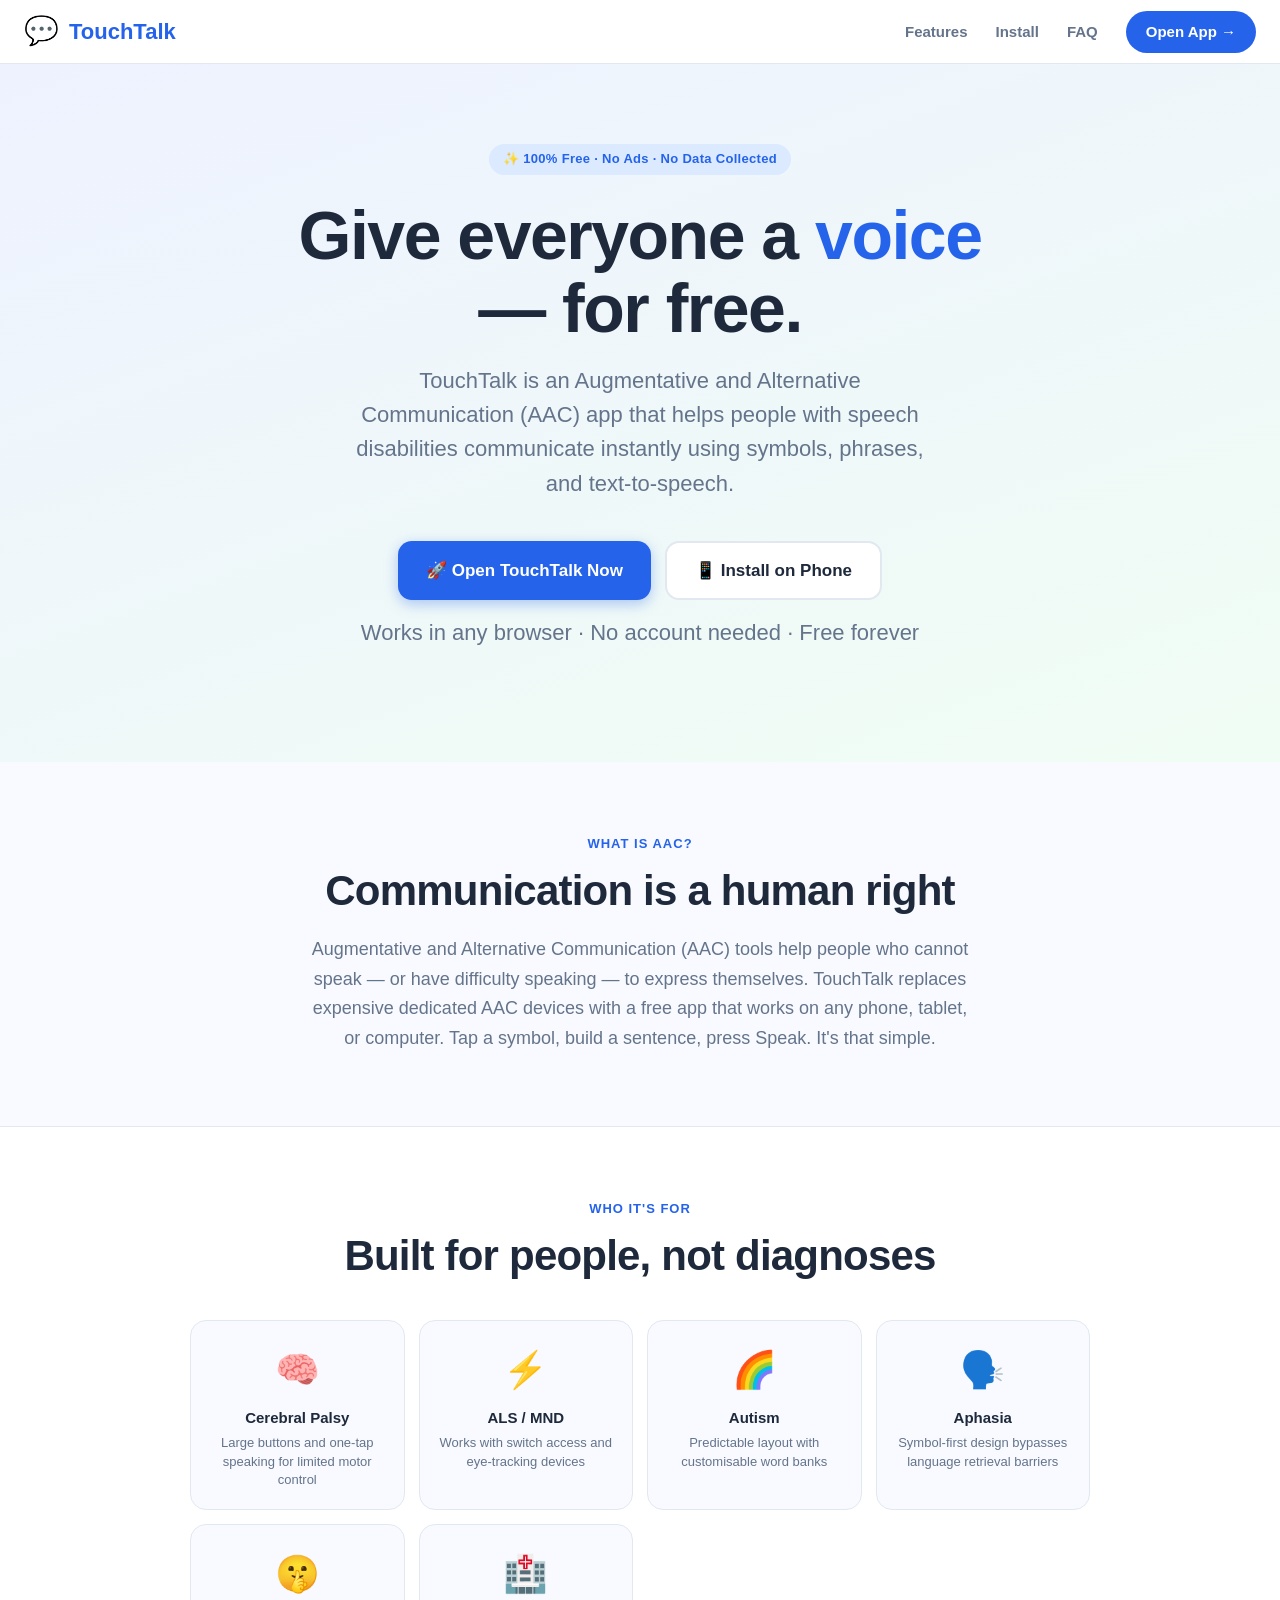
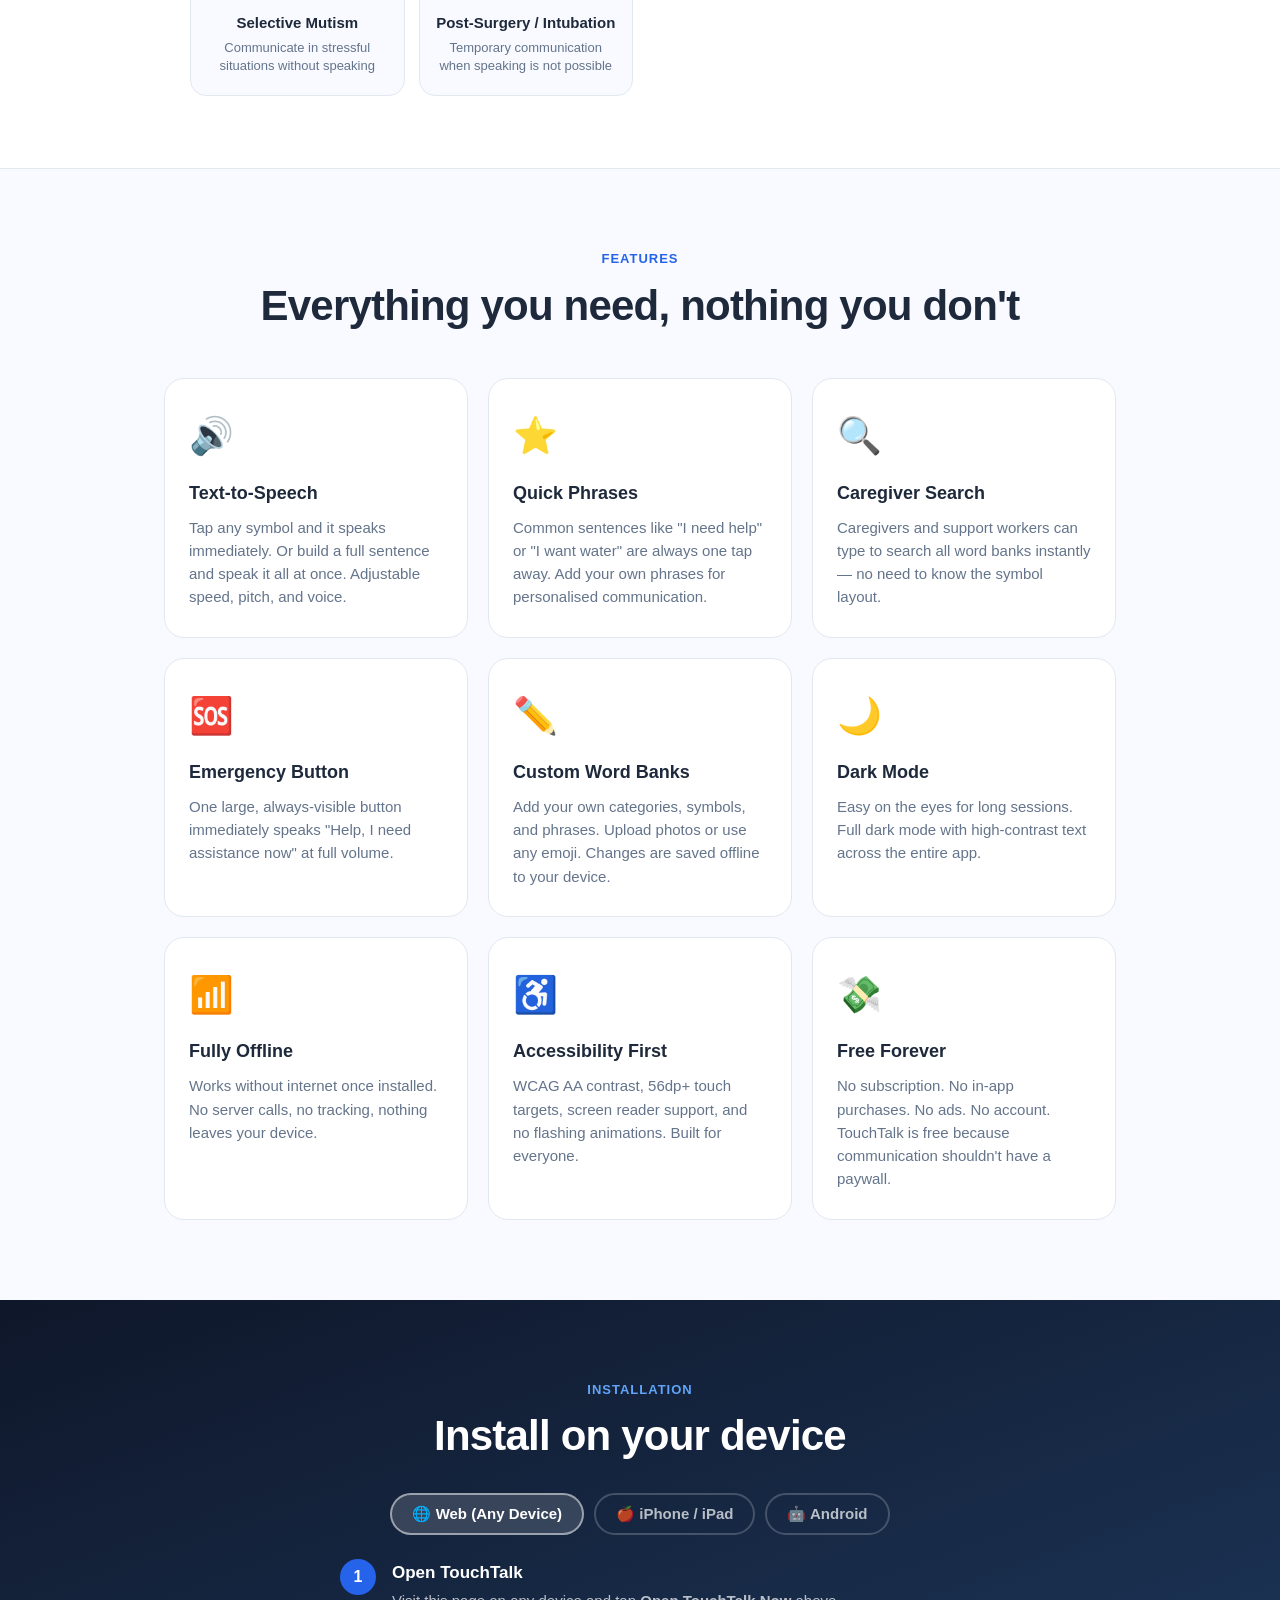
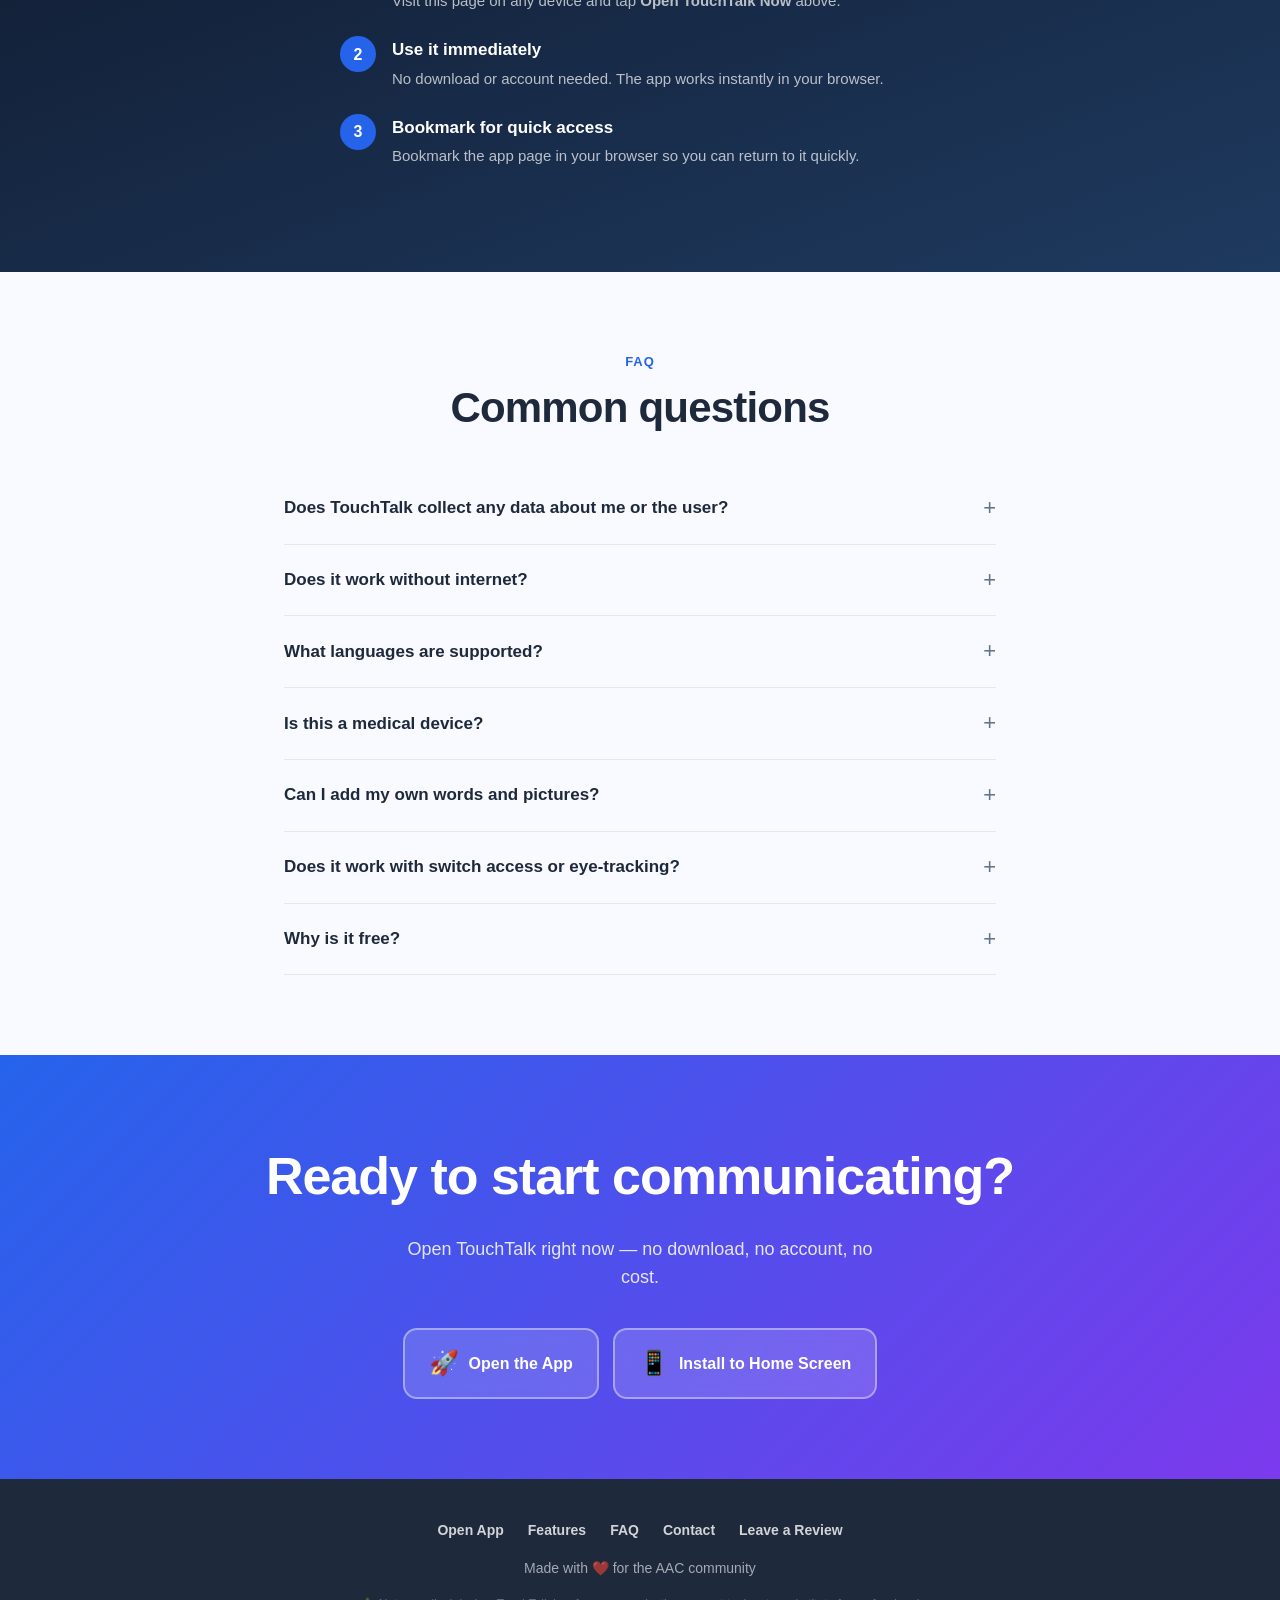
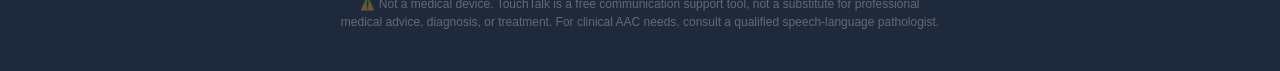
<file: index.html>
<!DOCTYPE html>
<html lang="en">
<head>
  <meta charset="UTF-8">
  <meta name="viewport" content="width=device-width, initial-scale=1.0">
  <meta name="description" content="TouchTalk is a free AAC app that gives a voice to people with cerebral palsy, ALS, autism, aphasia, and other speech disabilities.">
  <title>TouchTalk — Free AAC App for Everyone</title>
  <style>
    :root {
      --primary: #2563EB;
      --primary-dark: #1D4ED8;
      --speak: #059669;
      --text-1: #1E293B;
      --text-2: #64748B;
      --bg: #F8FAFF;
      --surface: #FFFFFF;
      --border: #E2E8F0;
    }
    *, *::before, *::after { box-sizing: border-box; margin: 0; padding: 0; }
    html { scroll-behavior: smooth; }
    body {
      font-family: -apple-system, BlinkMacSystemFont, 'Inter', 'Segoe UI', Arial, sans-serif;
      background: var(--bg);
      color: var(--text-1);
      line-height: 1.6;
    }
    img { max-width: 100%; display: block; }
    a { color: var(--primary); text-decoration: none; }
    a:hover { text-decoration: underline; }

    /* NAV */
    nav {
      position: sticky;
      top: 0;
      background: rgba(255,255,255,0.92);
      backdrop-filter: blur(12px);
      border-bottom: 1px solid var(--border);
      z-index: 100;
      padding: 0 24px;
      display: flex;
      align-items: center;
      justify-content: space-between;
      height: 64px;
    }
    .nav-brand {
      display: flex;
      align-items: center;
      gap: 10px;
      font-size: 22px;
      font-weight: 800;
      color: var(--primary);
      text-decoration: none;
    }
    .nav-brand span { font-size: 28px; }
    .nav-links { display: flex; gap: 28px; align-items: center; }
    .nav-links a { font-size: 15px; font-weight: 600; color: var(--text-2); transition: color 0.15s; }
    .nav-links a:hover { color: var(--primary); text-decoration: none; }
    .nav-cta {
      background: var(--primary);
      color: #fff !important;
      padding: 9px 20px;
      border-radius: 100px;
      transition: background 0.15s, transform 0.15s !important;
    }
    .nav-cta:hover { background: var(--primary-dark) !important; transform: translateY(-1px); text-decoration: none !important; }
    @media (max-width: 640px) {
      .nav-links { display: none; }
    }

    /* HERO */
    .hero {
      background: linear-gradient(160deg, #EEF2FF 0%, #F0FDF4 100%);
      padding: 80px 24px 72px;
      text-align: center;
    }
    .hero-badge {
      display: inline-flex;
      align-items: center;
      gap: 6px;
      background: #DBEAFE;
      color: var(--primary);
      font-size: 13px;
      font-weight: 700;
      padding: 5px 14px;
      border-radius: 100px;
      margin-bottom: 24px;
      letter-spacing: 0.3px;
    }
    .hero h1 {
      font-size: clamp(36px, 7vw, 68px);
      font-weight: 900;
      line-height: 1.07;
      letter-spacing: -1.5px;
      color: var(--text-1);
      max-width: 760px;
      margin: 0 auto 20px;
    }
    .hero h1 em { font-style: normal; color: var(--primary); }
    .hero p {
      font-size: clamp(17px, 2.5vw, 22px);
      color: var(--text-2);
      max-width: 580px;
      margin: 0 auto 40px;
      line-height: 1.55;
    }
    .hero-buttons {
      display: flex;
      gap: 14px;
      justify-content: center;
      flex-wrap: wrap;
      margin-bottom: 16px;
    }
    .btn-primary {
      display: inline-flex;
      align-items: center;
      gap: 8px;
      background: var(--primary);
      color: #fff;
      font-size: 17px;
      font-weight: 700;
      padding: 14px 28px;
      border-radius: 14px;
      transition: background 0.15s, transform 0.15s, box-shadow 0.15s;
      box-shadow: 0 4px 14px rgba(37,99,235,.35);
      text-decoration: none;
    }
    .btn-primary:hover { background: var(--primary-dark); transform: translateY(-2px); box-shadow: 0 8px 24px rgba(37,99,235,.45); text-decoration: none; }
    .btn-secondary {
      display: inline-flex;
      align-items: center;
      gap: 8px;
      background: var(--surface);
      color: var(--text-1);
      font-size: 17px;
      font-weight: 700;
      padding: 14px 28px;
      border-radius: 14px;
      border: 2px solid var(--border);
      transition: border-color 0.15s, transform 0.15s;
      text-decoration: none;
    }
    .btn-secondary:hover { border-color: var(--primary); color: var(--primary); transform: translateY(-2px); text-decoration: none; }
    .hero-disclaimer {
      font-size: 13px;
      color: var(--text-2);
    }

    /* WHAT IS AAC */
    .what-is {
      padding: 72px 24px;
      max-width: 900px;
      margin: 0 auto;
      text-align: center;
    }
    .section-tag {
      font-size: 13px;
      font-weight: 700;
      text-transform: uppercase;
      letter-spacing: 1px;
      color: var(--primary);
      margin-bottom: 12px;
    }
    .section-title {
      font-size: clamp(28px, 5vw, 42px);
      font-weight: 900;
      letter-spacing: -0.8px;
      line-height: 1.15;
      color: var(--text-1);
      margin-bottom: 20px;
    }
    .section-body {
      font-size: 18px;
      color: var(--text-2);
      max-width: 660px;
      margin: 0 auto;
      line-height: 1.65;
    }

    /* WHO */
    .who-section {
      background: var(--surface);
      padding: 72px 24px;
      border-top: 1px solid var(--border);
      border-bottom: 1px solid var(--border);
    }
    .who-section .section-title { text-align: center; }
    .conditions-grid {
      display: grid;
      grid-template-columns: repeat(auto-fill, minmax(200px, 1fr));
      gap: 14px;
      margin-top: 40px;
      max-width: 900px;
      margin-left: auto;
      margin-right: auto;
    }
    .condition-card {
      background: var(--bg);
      border: 1.5px solid var(--border);
      border-radius: 16px;
      padding: 20px 16px;
      text-align: center;
    }
    .condition-icon { font-size: 36px; margin-bottom: 8px; }
    .condition-name { font-size: 15px; font-weight: 700; color: var(--text-1); }
    .condition-desc { font-size: 13px; color: var(--text-2); margin-top: 4px; line-height: 1.4; }

    /* FEATURES */
    .features-section { padding: 80px 24px; max-width: 1000px; margin: 0 auto; }
    .features-section .section-title { text-align: center; margin-bottom: 48px; }
    .features-grid {
      display: grid;
      grid-template-columns: repeat(auto-fill, minmax(280px, 1fr));
      gap: 20px;
    }
    .feature-card {
      background: var(--surface);
      border: 1.5px solid var(--border);
      border-radius: 20px;
      padding: 28px 24px;
      transition: transform 0.2s, box-shadow 0.2s;
    }
    .feature-card:hover { transform: translateY(-4px); box-shadow: 0 12px 32px rgba(0,0,0,.08); }
    .feature-icon {
      font-size: 36px;
      margin-bottom: 14px;
      display: block;
    }
    .feature-title { font-size: 18px; font-weight: 800; color: var(--text-1); margin-bottom: 8px; }
    .feature-desc { font-size: 15px; color: var(--text-2); line-height: 1.55; }

    /* HOW TO INSTALL */
    .install-section {
      background: linear-gradient(160deg, #0F172A 0%, #1E3A5F 100%);
      color: #fff;
      padding: 80px 24px;
    }
    .install-section .section-title { color: #fff; text-align: center; }
    .install-section .section-tag { color: #60A5FA; }
    .install-tabs {
      display: flex;
      gap: 10px;
      justify-content: center;
      margin: 32px 0 24px;
      flex-wrap: wrap;
    }
    .install-tab {
      padding: 10px 20px;
      border-radius: 100px;
      font-size: 15px;
      font-weight: 700;
      cursor: pointer;
      border: 2px solid rgba(255,255,255,.2);
      background: transparent;
      color: rgba(255,255,255,.7);
      transition: all 0.15s;
      font-family: inherit;
    }
    .install-tab.active, .install-tab:hover {
      background: rgba(255,255,255,.15);
      border-color: rgba(255,255,255,.5);
      color: #fff;
    }
    .install-steps {
      max-width: 600px;
      margin: 0 auto;
      display: none;
    }
    .install-steps.active { display: block; }
    .step {
      display: flex;
      gap: 16px;
      align-items: flex-start;
      margin-bottom: 24px;
    }
    .step-num {
      width: 36px; height: 36px;
      border-radius: 50%;
      background: var(--primary);
      color: #fff;
      font-weight: 800;
      font-size: 16px;
      display: flex;
      align-items: center;
      justify-content: center;
      flex-shrink: 0;
    }
    .step-content h4 { font-size: 17px; font-weight: 700; margin-bottom: 4px; }
    .step-content p { font-size: 15px; color: rgba(255,255,255,.7); line-height: 1.5; }
    .step-content code {
      background: rgba(255,255,255,.12);
      border-radius: 6px;
      padding: 2px 7px;
      font-family: monospace;
      font-size: 13px;
      color: #93C5FD;
    }

    /* FAQ */
    .faq-section { padding: 80px 24px; max-width: 760px; margin: 0 auto; }
    .faq-section .section-title { text-align: center; margin-bottom: 40px; }
    .faq-item {
      border-bottom: 1.5px solid var(--border);
      padding: 20px 0;
    }
    .faq-q {
      font-size: 17px;
      font-weight: 700;
      color: var(--text-1);
      cursor: pointer;
      display: flex;
      justify-content: space-between;
      align-items: center;
      gap: 12px;
      user-select: none;
      line-height: 1.4;
    }
    .faq-q::after { content: '+'; font-size: 22px; font-weight: 400; color: var(--text-2); flex-shrink: 0; }
    .faq-item.open .faq-q::after { content: '−'; }
    .faq-a {
      font-size: 16px;
      color: var(--text-2);
      max-height: 0;
      overflow: hidden;
      transition: max-height 0.3s ease, padding 0.2s;
      line-height: 1.65;
    }
    .faq-item.open .faq-a { max-height: 400px; padding-top: 12px; }

    /* DOWNLOAD */
    .download-section {
      background: linear-gradient(135deg, #2563EB 0%, #7C3AED 100%);
      color: #fff;
      padding: 80px 24px;
      text-align: center;
    }
    .download-section h2 {
      font-size: clamp(30px, 6vw, 52px);
      font-weight: 900;
      letter-spacing: -1px;
      margin-bottom: 16px;
    }
    .download-section p {
      font-size: 18px;
      opacity: 0.85;
      max-width: 500px;
      margin: 0 auto 36px;
    }
    .download-buttons {
      display: flex;
      gap: 14px;
      justify-content: center;
      flex-wrap: wrap;
    }
    .dl-btn {
      display: inline-flex;
      align-items: center;
      gap: 10px;
      background: rgba(255,255,255,.15);
      border: 2px solid rgba(255,255,255,.4);
      color: #fff;
      padding: 14px 24px;
      border-radius: 14px;
      font-size: 16px;
      font-weight: 700;
      text-decoration: none;
      transition: background 0.15s, border-color 0.15s, transform 0.15s;
      backdrop-filter: blur(8px);
    }
    .dl-btn:hover {
      background: rgba(255,255,255,.25);
      border-color: rgba(255,255,255,.7);
      transform: translateY(-2px);
      text-decoration: none;
      color: #fff;
    }
    .dl-btn-icon { font-size: 24px; }

    /* FOOTER */
    footer {
      background: var(--text-1);
      color: rgba(255,255,255,.6);
      padding: 40px 24px;
      text-align: center;
    }
    footer a { color: rgba(255,255,255,.8); }
    footer a:hover { color: #fff; }
    .footer-links { display: flex; gap: 24px; justify-content: center; flex-wrap: wrap; margin-bottom: 16px; }
    .footer-links a { font-size: 14px; font-weight: 600; }
    .footer-disclaimer {
      font-size: 12px;
      opacity: 0.5;
      max-width: 600px;
      margin: 16px auto 0;
      line-height: 1.5;
    }
  </style>
</head>
<body>

<!-- NAV -->
<nav>
  <a class="nav-brand" href="#"><span>💬</span> TouchTalk</a>
  <div class="nav-links">
    <a href="#features">Features</a>
    <a href="#install">Install</a>
    <a href="#faq">FAQ</a>
    <a href="app.html" class="nav-cta">Open App →</a>
  </div>
</nav>

<!-- HERO -->
<section class="hero">
  <div class="hero-badge">✨ 100% Free · No Ads · No Data Collected</div>
  <h1>Give everyone a <em>voice</em> — for free.</h1>
  <p>TouchTalk is an Augmentative and Alternative Communication (AAC) app that helps people with speech disabilities communicate instantly using symbols, phrases, and text-to-speech.</p>
  <div class="hero-buttons">
    <a href="app.html" class="btn-primary">🚀 Open TouchTalk Now</a>
    <a href="#install" class="btn-secondary">📱 Install on Phone</a>
  </div>
  <p class="hero-disclaimer">Works in any browser · No account needed · Free forever</p>
</section>

<!-- WHAT IS AAC -->
<section class="what-is">
  <p class="section-tag">What is AAC?</p>
  <h2 class="section-title">Communication is a human right</h2>
  <p class="section-body">
    Augmentative and Alternative Communication (AAC) tools help people who cannot speak — or have difficulty speaking — to express themselves. TouchTalk replaces expensive dedicated AAC devices with a free app that works on any phone, tablet, or computer. Tap a symbol, build a sentence, press Speak. It's that simple.
  </p>
</section>

<!-- WHO IT'S FOR -->
<section class="who-section">
  <p class="section-tag" style="text-align:center">Who it's for</p>
  <h2 class="section-title">Built for people, not diagnoses</h2>
  <div class="conditions-grid">
    <div class="condition-card">
      <div class="condition-icon">🧠</div>
      <div class="condition-name">Cerebral Palsy</div>
      <div class="condition-desc">Large buttons and one-tap speaking for limited motor control</div>
    </div>
    <div class="condition-card">
      <div class="condition-icon">⚡</div>
      <div class="condition-name">ALS / MND</div>
      <div class="condition-desc">Works with switch access and eye-tracking devices</div>
    </div>
    <div class="condition-card">
      <div class="condition-icon">🌈</div>
      <div class="condition-name">Autism</div>
      <div class="condition-desc">Predictable layout with customisable word banks</div>
    </div>
    <div class="condition-card">
      <div class="condition-icon">🗣️</div>
      <div class="condition-name">Aphasia</div>
      <div class="condition-desc">Symbol-first design bypasses language retrieval barriers</div>
    </div>
    <div class="condition-card">
      <div class="condition-icon">🤫</div>
      <div class="condition-name">Selective Mutism</div>
      <div class="condition-desc">Communicate in stressful situations without speaking</div>
    </div>
    <div class="condition-card">
      <div class="condition-icon">🏥</div>
      <div class="condition-name">Post-Surgery / Intubation</div>
      <div class="condition-desc">Temporary communication when speaking is not possible</div>
    </div>
  </div>
</section>

<!-- FEATURES -->
<section class="features-section" id="features">
  <p class="section-tag" style="text-align:center">Features</p>
  <h2 class="section-title">Everything you need, nothing you don't</h2>
  <div class="features-grid">
    <div class="feature-card">
      <span class="feature-icon">🔊</span>
      <h3 class="feature-title">Text-to-Speech</h3>
      <p class="feature-desc">Tap any symbol and it speaks immediately. Or build a full sentence and speak it all at once. Adjustable speed, pitch, and voice.</p>
    </div>
    <div class="feature-card">
      <span class="feature-icon">⭐</span>
      <h3 class="feature-title">Quick Phrases</h3>
      <p class="feature-desc">Common sentences like "I need help" or "I want water" are always one tap away. Add your own phrases for personalised communication.</p>
    </div>
    <div class="feature-card">
      <span class="feature-icon">🔍</span>
      <h3 class="feature-title">Caregiver Search</h3>
      <p class="feature-desc">Caregivers and support workers can type to search all word banks instantly — no need to know the symbol layout.</p>
    </div>
    <div class="feature-card">
      <span class="feature-icon">🆘</span>
      <h3 class="feature-title">Emergency Button</h3>
      <p class="feature-desc">One large, always-visible button immediately speaks "Help, I need assistance now" at full volume.</p>
    </div>
    <div class="feature-card">
      <span class="feature-icon">✏️</span>
      <h3 class="feature-title">Custom Word Banks</h3>
      <p class="feature-desc">Add your own categories, symbols, and phrases. Upload photos or use any emoji. Changes are saved offline to your device.</p>
    </div>
    <div class="feature-card">
      <span class="feature-icon">🌙</span>
      <h3 class="feature-title">Dark Mode</h3>
      <p class="feature-desc">Easy on the eyes for long sessions. Full dark mode with high-contrast text across the entire app.</p>
    </div>
    <div class="feature-card">
      <span class="feature-icon">📶</span>
      <h3 class="feature-title">Fully Offline</h3>
      <p class="feature-desc">Works without internet once installed. No server calls, no tracking, nothing leaves your device.</p>
    </div>
    <div class="feature-card">
      <span class="feature-icon">♿</span>
      <h3 class="feature-title">Accessibility First</h3>
      <p class="feature-desc">WCAG AA contrast, 56dp+ touch targets, screen reader support, and no flashing animations. Built for everyone.</p>
    </div>
    <div class="feature-card">
      <span class="feature-icon">💸</span>
      <h3 class="feature-title">Free Forever</h3>
      <p class="feature-desc">No subscription. No in-app purchases. No ads. No account. TouchTalk is free because communication shouldn't have a paywall.</p>
    </div>
  </div>
</section>

<!-- HOW TO INSTALL -->
<section class="install-section" id="install">
  <p class="section-tag" style="text-align:center">Installation</p>
  <h2 class="section-title" style="color:#fff">Install on your device</h2>
  <div class="install-tabs">
    <button class="install-tab active" onclick="showInstall('web', this)">🌐 Web (Any Device)</button>
    <button class="install-tab" onclick="showInstall('ios', this)">🍎 iPhone / iPad</button>
    <button class="install-tab" onclick="showInstall('android', this)">🤖 Android</button>
  </div>

  <div class="install-steps active" id="install-web">
    <div class="step"><div class="step-num">1</div><div class="step-content"><h4>Open TouchTalk</h4><p>Visit this page on any device and tap <strong>Open TouchTalk Now</strong> above.</p></div></div>
    <div class="step"><div class="step-num">2</div><div class="step-content"><h4>Use it immediately</h4><p>No download or account needed. The app works instantly in your browser.</p></div></div>
    <div class="step"><div class="step-num">3</div><div class="step-content"><h4>Bookmark for quick access</h4><p>Bookmark the app page in your browser so you can return to it quickly.</p></div></div>
  </div>

  <div class="install-steps" id="install-ios">
    <div class="step"><div class="step-num">1</div><div class="step-content"><h4>Open in Safari</h4><p>Open TouchTalk in <strong>Safari</strong> on your iPhone or iPad (not Chrome).</p></div></div>
    <div class="step"><div class="step-num">2</div><div class="step-content"><h4>Tap the Share button</h4><p>Tap the <strong>□↑</strong> Share icon at the bottom of the screen.</p></div></div>
    <div class="step"><div class="step-num">3</div><div class="step-content"><h4>Add to Home Screen</h4><p>Scroll down and tap <strong>"Add to Home Screen"</strong>. Tap <strong>Add</strong>.</p></div></div>
    <div class="step"><div class="step-num">4</div><div class="step-content"><h4>Done!</h4><p>TouchTalk appears on your home screen like any other app and works fully offline.</p></div></div>
  </div>

  <div class="install-steps" id="install-android">
    <div class="step"><div class="step-num">1</div><div class="step-content"><h4>Open in Chrome</h4><p>Open TouchTalk in <strong>Google Chrome</strong> on your Android phone or tablet.</p></div></div>
    <div class="step"><div class="step-num">2</div><div class="step-content"><h4>Tap the menu</h4><p>Tap the <strong>⋮</strong> three-dot menu in the top-right corner of Chrome.</p></div></div>
    <div class="step"><div class="step-num">3</div><div class="step-content"><h4>Add to Home screen</h4><p>Tap <strong>"Add to Home screen"</strong> or <strong>"Install app"</strong> and confirm.</p></div></div>
    <div class="step"><div class="step-num">4</div><div class="step-content"><h4>Done!</h4><p>TouchTalk is now installed on your Android device and works without internet.</p></div></div>
  </div>
</section>

<!-- FAQ -->
<section class="faq-section" id="faq">
  <p class="section-tag" style="text-align:center">FAQ</p>
  <h2 class="section-title">Common questions</h2>

  <div class="faq-item">
    <div class="faq-q" onclick="toggleFaq(this)">Does TouchTalk collect any data about me or the user?</div>
    <div class="faq-a">No. TouchTalk collects absolutely zero data. There are no analytics, no tracking pixels, no server calls. Everything — your word banks, settings, and custom phrases — is stored only on your device using the browser's local storage. Nothing ever leaves the device.</div>
  </div>
  <div class="faq-item">
    <div class="faq-q" onclick="toggleFaq(this)">Does it work without internet?</div>
    <div class="faq-a">Yes. Once you've visited the app once, it installs a service worker that caches the entire app. After that, TouchTalk works completely offline — including text-to-speech, which uses your device's built-in speech engine, not the internet.</div>
  </div>
  <div class="faq-item">
    <div class="faq-q" onclick="toggleFaq(this)">What languages are supported?</div>
    <div class="faq-a">Text-to-speech supports every language your device supports (typically 30–60 languages on iOS and Android). The app interface is currently in English. You can add words and phrases in any language — the TTS engine will attempt to speak them correctly.</div>
  </div>
  <div class="faq-item">
    <div class="faq-q" onclick="toggleFaq(this)">Is this a medical device?</div>
    <div class="faq-a">No. TouchTalk is a communication aid, not a medical device. It has not been certified by the FDA, CE, or any other regulatory body. It is not a replacement for professional AAC assessment or therapy. For complex communication needs, please consult a speech-language pathologist.</div>
  </div>
  <div class="faq-item">
    <div class="faq-q" onclick="toggleFaq(this)">Can I add my own words and pictures?</div>
    <div class="faq-a">Yes. Open the app, go to Customize, and you can add new categories, symbols with custom photos or emojis, and quick phrases. Everything is saved to your device and persists between sessions.</div>
  </div>
  <div class="faq-item">
    <div class="faq-q" onclick="toggleFaq(this)">Does it work with switch access or eye-tracking?</div>
    <div class="faq-a">TouchTalk is designed with accessibility in mind. All interactive elements are keyboard-focusable, which makes it compatible with most switch access systems. Full eye-tracking support is on the roadmap for a future version.</div>
  </div>
  <div class="faq-item">
    <div class="faq-q" onclick="toggleFaq(this)">Why is it free?</div>
    <div class="faq-a">Communication is a human right. Dedicated AAC devices can cost thousands of dollars, putting them out of reach for many families. TouchTalk exists to change that. It is maintained as a free, open project with no commercial interests.</div>
  </div>
</section>

<!-- DOWNLOAD CTA -->
<section class="download-section" id="download">
  <h2>Ready to start communicating?</h2>
  <p>Open TouchTalk right now — no download, no account, no cost.</p>
  <div class="download-buttons">
    <a href="app.html" class="dl-btn"><span class="dl-btn-icon">🚀</span> Open the App</a>
    <a href="#install" class="dl-btn"><span class="dl-btn-icon">📱</span> Install to Home Screen</a>
  </div>
</section>

<!-- FOOTER -->
<footer>
  <div class="footer-links">
    <a href="app.html">Open App</a>
    <a href="#features">Features</a>
    <a href="#faq">FAQ</a>
    <a href="mailto:abza2030@gmail.com">Contact</a>
    <a href="review.html">Leave a Review</a>
  </div>
  <p style="font-size:14px; margin-bottom:8px">Made with ❤️ for the AAC community</p>
  <p class="footer-disclaimer">
    ⚠️ Not a medical device. TouchTalk is a free communication support tool, not a substitute for professional medical advice, diagnosis, or treatment. For clinical AAC needs, consult a qualified speech-language pathologist.
  </p>
</footer>

<script>
  function showInstall(id, tab) {
    document.querySelectorAll('.install-steps').forEach(el => el.classList.remove('active'));
    document.querySelectorAll('.install-tab').forEach(el => el.classList.remove('active'));
    document.getElementById('install-' + id).classList.add('active');
    tab.classList.add('active');
  }
  function toggleFaq(el) {
    el.closest('.faq-item').classList.toggle('open');
  }
</script>
</body>
</html>
</file>
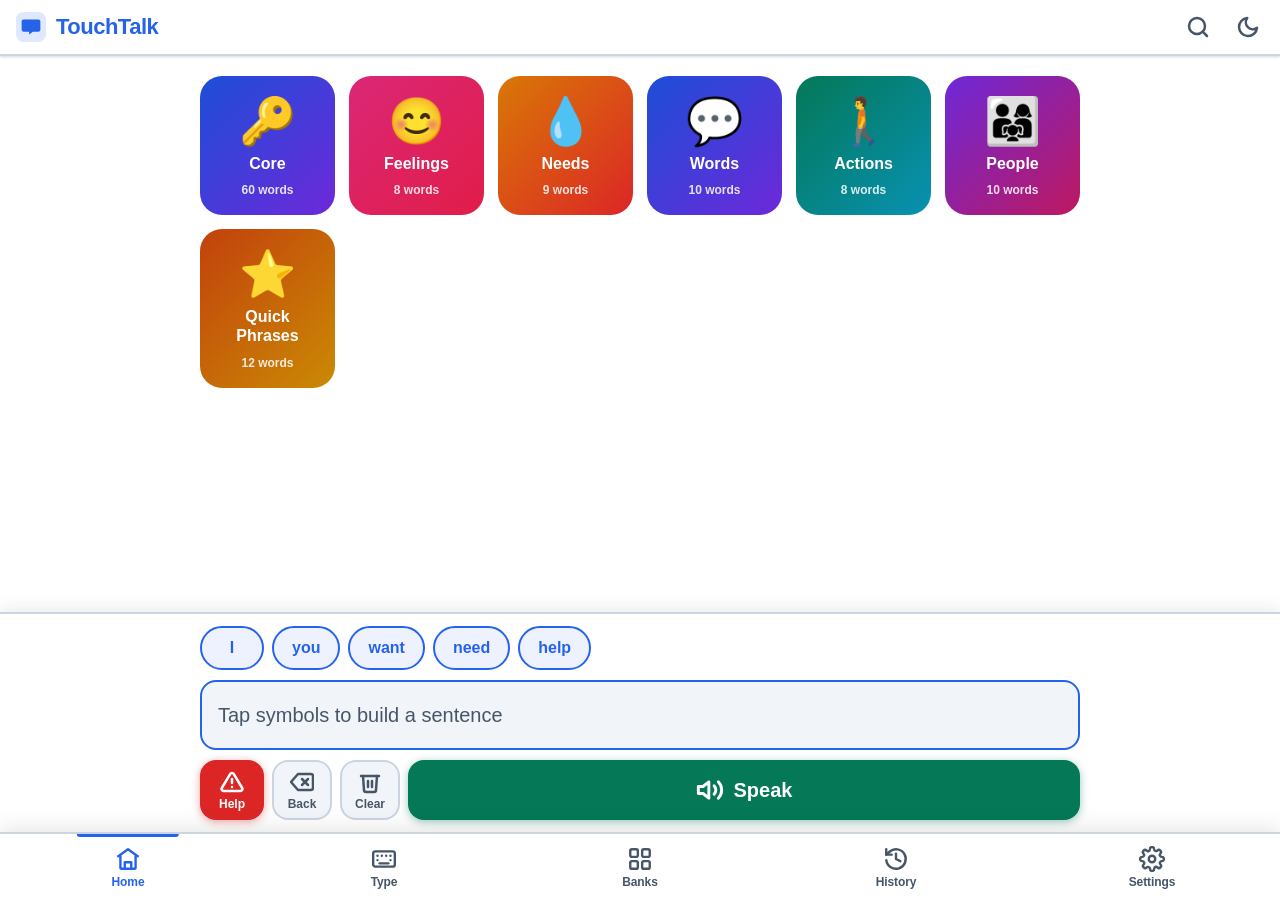
<file: app.html>
<!DOCTYPE html>
<html lang="en">
<head>
  <meta charset="UTF-8">
  <meta name="viewport" content="width=device-width, initial-scale=1, maximum-scale=5">
  <meta name="apple-mobile-web-app-capable" content="yes">
  <meta name="apple-mobile-web-app-title" content="TouchTalk">
  <meta name="apple-mobile-web-app-status-bar-style" content="black-translucent">
  <meta name="mobile-web-app-capable" content="yes">
  <meta name="theme-color" content="#2563EB">
  <meta name="description" content="TouchTalk — Free AAC communication app for everyone">
  <title>TouchTalk AAC</title>
  <link rel="manifest" href="manifest.json">
  <link rel="apple-touch-icon" href="icons/apple-touch-icon.png">
  <link rel="icon" type="image/png" sizes="192x192" href="icons/icon-192.png">
  <link rel="stylesheet" href="style.css">
</head>
<body class="view-home">

  <!-- ============ HEADER ============ -->
  <header class="app-header" role="banner">
    <div class="app-brand">
      <svg class="brand-icon" viewBox="0 0 32 32" fill="none" aria-hidden="true">
        <rect width="32" height="32" rx="8" fill="currentColor" opacity="0.15"/>
        <path d="M6 10C6 8.895 6.895 8 8 8h16c1.105 0 2 .895 2 2v9c0 1.105-.895 2-2 2H18l-4 3v-3H8c-1.105 0-2-.895-2-2V10z" fill="currentColor"/>
      </svg>
      <span class="app-title">TouchTalk</span>
    </div>
    <div class="header-actions">
      <button class="icon-btn" id="searchToggle" aria-label="Search words" title="Search">
        <svg viewBox="0 0 24 24" fill="none" stroke="currentColor" stroke-width="2.5" stroke-linecap="round" stroke-linejoin="round" aria-hidden="true">
          <circle cx="11" cy="11" r="8"/><line x1="21" y1="21" x2="16.65" y2="16.65"/>
        </svg>
      </button>
      <button class="icon-btn" id="darkModeToggle" aria-label="Toggle dark mode" title="Dark mode">
        <svg class="icon-moon" viewBox="0 0 24 24" fill="none" stroke="currentColor" stroke-width="2.5" stroke-linecap="round" stroke-linejoin="round" aria-hidden="true">
          <path d="M21 12.79A9 9 0 1 1 11.21 3 7 7 0 0 0 21 12.79z"/>
        </svg>
        <svg class="icon-sun" viewBox="0 0 24 24" fill="none" stroke="currentColor" stroke-width="2.5" stroke-linecap="round" stroke-linejoin="round" aria-hidden="true" style="display:none">
          <circle cx="12" cy="12" r="5"/><line x1="12" y1="1" x2="12" y2="3"/><line x1="12" y1="21" x2="12" y2="23"/><line x1="4.22" y1="4.22" x2="5.64" y2="5.64"/><line x1="18.36" y1="18.36" x2="19.78" y2="19.78"/><line x1="1" y1="12" x2="3" y2="12"/><line x1="21" y1="12" x2="23" y2="12"/><line x1="4.22" y1="19.78" x2="5.64" y2="18.36"/><line x1="18.36" y1="5.64" x2="19.78" y2="4.22"/>
        </svg>
      </button>
    </div>
  </header>

  <!-- ============ SEARCH BAR ============ -->
  <div class="search-bar-wrap" id="searchBarWrap" aria-hidden="true">
    <div class="search-bar">
      <svg class="search-icon-inline" viewBox="0 0 24 24" fill="none" stroke="currentColor" stroke-width="2.5" stroke-linecap="round" stroke-linejoin="round" aria-hidden="true">
        <circle cx="11" cy="11" r="8"/><line x1="21" y1="21" x2="16.65" y2="16.65"/>
      </svg>
      <input type="search" id="searchInput" class="search-input" placeholder="Search all words and phrases…" autocomplete="off" autocorrect="off" spellcheck="false" aria-label="Search words">
      <button class="search-clear-btn" id="searchClearBtn" aria-label="Clear search" tabindex="-1">✕</button>
    </div>
  </div>

  <!-- ============ MAIN (scrollable) ============ -->
  <main class="app-main" id="appMain">

    <!-- ===== HOME / TALK VIEW ===== -->
    <section class="view view-panel" id="view-home" aria-label="Talk">

      <!-- search results (only shown while searching) -->
      <div class="search-results-area" id="searchResultsArea" aria-live="polite" aria-label="Search results" style="display:none"></div>

      <div id="talkContent">
        <!-- category nav tabs -->
        <nav class="cat-nav" id="catNav" role="navigation" aria-label="Word categories" style="display:none">
          <div class="cat-nav-scroll"></div>
        </nav>
        <!-- symbol / category grid -->
        <div class="symbol-grid" id="symbolGrid" role="grid" aria-label="Communication symbols"></div>
      </div>
    </section>

    <!-- ===== TYPE VIEW (text-based AAC) ===== -->
    <section class="view view-panel" id="view-type" aria-label="Type to speak" hidden>
      <div class="view-header">
        <h1 class="view-title">Type to Speak</h1>
        <p class="view-sub">Type anything and TouchTalk will say it out loud.</p>
      </div>
      <label for="typeArea" class="sr-only">Text to speak</label>
      <textarea id="typeArea" class="type-area" rows="4" placeholder="Type here…" autocomplete="off" autocorrect="on"></textarea>
      <div class="predict-row type-predict" id="typePredict" role="group" aria-label="Word suggestions"></div>
      <div class="type-controls">
        <button class="type-btn type-clear" onclick="typeClear()" aria-label="Clear typed text">🗑️ Clear</button>
        <button class="type-btn type-save" onclick="typeSaveAsPhrase()" aria-label="Save as quick phrase">⭐ Save Phrase</button>
        <button class="type-btn type-speak" onclick="typeSpeak()" aria-label="Speak typed text">
          <svg viewBox="0 0 24 24" fill="none" stroke="currentColor" stroke-width="2.5" stroke-linecap="round" stroke-linejoin="round" aria-hidden="true">
            <polygon points="11 5 6 9 2 9 2 15 6 15 11 19 11 5"/><path d="M19.07 4.93a10 10 0 0 1 0 14.14"/><path d="M15.54 8.46a5 5 0 0 1 0 7.07"/>
          </svg>
          Speak
        </button>
      </div>
    </section>

    <!-- ===== WORD BANKS VIEW ===== -->
    <section class="view view-panel" id="view-wordbanks" aria-label="Word Banks" hidden>
      <div class="view-header">
        <h1 class="view-title">Word Banks</h1>
        <p class="view-sub">Add and manage your categories, symbols, and phrases.</p>
      </div>
      <div class="manage-grid">
        <button class="manage-card" onclick="openAddCategoryModal()">
          <span class="manage-emoji" aria-hidden="true">📁</span>
          <span class="manage-label">Add Category</span>
          <span class="manage-desc">Create a new group of words</span>
        </button>
        <button class="manage-card" onclick="openAddSymbolModal()">
          <span class="manage-emoji" aria-hidden="true">➕</span>
          <span class="manage-label">Add Symbol</span>
          <span class="manage-desc">Add a word to a category</span>
        </button>
        <button class="manage-card" onclick="openAddPhraseModal()">
          <span class="manage-emoji" aria-hidden="true">⭐</span>
          <span class="manage-label">Add Quick Phrase</span>
          <span class="manage-desc">Save a full sentence</span>
        </button>
        <button class="manage-card" onclick="openDeleteCategoryModal()">
          <span class="manage-emoji" aria-hidden="true">🗑️</span>
          <span class="manage-label">Delete Category</span>
          <span class="manage-desc">Remove a category you made</span>
        </button>
        <button class="manage-card" onclick="openDeleteSymbolModal()">
          <span class="manage-emoji" aria-hidden="true">❌</span>
          <span class="manage-label">Delete Symbol</span>
          <span class="manage-desc">Remove individual words</span>
        </button>
      </div>
    </section>

    <!-- ===== HISTORY VIEW ===== -->
    <section class="view view-panel" id="view-history" aria-label="History" hidden>
      <div class="view-header">
        <h1 class="view-title">History</h1>
        <p class="view-sub">Tap any past sentence to speak it again.</p>
      </div>
      <div id="historyList" class="history-list" aria-live="polite"></div>
    </section>

    <!-- ===== SETTINGS VIEW ===== -->
    <section class="view view-panel" id="view-settings" aria-label="Settings" hidden>
      <div class="view-header">
        <h1 class="view-title">Settings</h1>
        <p class="view-sub">Customize the voice and appearance.</p>
      </div>

      <div class="settings-card">
        <div class="settings-row">
          <span class="settings-label" id="darkLabel">Dark Mode</span>
          <button class="toggle-switch" id="darkToggle" role="switch" aria-checked="false" aria-labelledby="darkLabel" onclick="toggleDarkMode()">
            <span class="toggle-knob"></span>
          </button>
        </div>
      </div>

      <div class="settings-card">
        <h2 class="settings-card-title">Voice</h2>
        <div class="settings-field">
          <label class="settings-label" for="voiceSelect">Voice</label>
          <select class="settings-select" id="voiceSelect" aria-label="Select voice"></select>
        </div>
        <div class="settings-field">
          <label class="settings-label" for="voiceSpeed">Speed — <span id="speedVal">0.85×</span></label>
          <input type="range" class="settings-slider" id="voiceSpeed" min="0.5" max="2.0" step="0.05" value="0.85">
          <div class="slider-ends" aria-hidden="true"><span>Slow</span><span>Fast</span></div>
        </div>
        <div class="settings-field">
          <label class="settings-label" for="voicePitch">Pitch — <span id="pitchVal">1.00×</span></label>
          <input type="range" class="settings-slider" id="voicePitch" min="0.5" max="2.0" step="0.05" value="1.0">
          <div class="slider-ends" aria-hidden="true"><span>Low</span><span>High</span></div>
        </div>
        <button class="settings-action-btn" onclick="testVoice()">🔊 Test Voice</button>
      </div>

      <div class="settings-card">
        <h2 class="settings-card-title">Access</h2>
        <div class="settings-row">
          <span class="settings-label" id="speakWordLabel">Speak each word when tapped</span>
          <button class="toggle-switch" id="speakWordToggle" role="switch" aria-checked="true" aria-labelledby="speakWordLabel" onclick="toggleSpeakEachWord()">
            <span class="toggle-knob"></span>
          </button>
        </div>
        <div class="settings-field">
          <label class="settings-label" for="buttonSize">Button size</label>
          <select class="settings-select" id="buttonSize">
            <option value="small">Small — more words on screen</option>
            <option value="medium" selected>Medium (default)</option>
            <option value="large">Large — easier to tap</option>
            <option value="xl">Extra Large — limited mobility</option>
          </select>
        </div>
        <div class="settings-field">
          <label class="settings-label" for="holdDuration">Hold to activate (prevents accidental taps)</label>
          <select class="settings-select" id="holdDuration">
            <option value="0" selected>Off — tap normally</option>
            <option value="300">Short hold (0.3s)</option>
            <option value="600">Medium hold (0.6s)</option>
            <option value="1000">Long hold (1s)</option>
          </select>
        </div>
        <div class="settings-field">
          <label class="settings-label" for="debounceTime">Pause between taps (prevents double taps)</label>
          <select class="settings-select" id="debounceTime">
            <option value="0" selected>Off</option>
            <option value="300">Short (0.3s)</option>
            <option value="700">Medium (0.7s)</option>
            <option value="1500">Long (1.5s)</option>
          </select>
        </div>
      </div>

      <div class="settings-card">
        <h2 class="settings-card-title">Backup</h2>
        <p class="settings-hint">Save all your words, phrases and settings to a file — restore them on any device.</p>
        <button class="settings-action-btn" onclick="exportBackup()">💾 Export Backup</button>
        <button class="settings-action-btn" style="margin-top:10px" onclick="document.getElementById('importFile').click()">📂 Import Backup</button>
        <input type="file" id="importFile" accept=".json,application/json" style="display:none" aria-label="Import backup file">
      </div>

      <div class="settings-card">
        <h2 class="settings-card-title">Install</h2>
        <p class="settings-hint" id="installHint">Install TouchTalk on this device to use it full-screen and offline, like a normal app.</p>
        <button class="settings-action-btn" id="installBtn" onclick="installApp()">📲 Install App</button>
      </div>

      <div class="settings-card settings-info">
        <p>TouchTalk v2.3 · Free &amp; open · No data collected</p>
        <div style="display: flex; gap: 15px; margin-top: 10px;">
          <a href="index.html" class="settings-link">About TouchTalk →</a>
          <a href="review.html" class="settings-link">Leave a Review 🌟</a>
        </div>
      </div>
    </section>

  </main>

  <!-- ============ SPEAK ACTION BAR (home only) ============ -->
  <div class="action-bar" id="actionBar" role="region" aria-label="Sentence and speak controls">
    <div class="predict-row" id="predictRow" role="group" aria-label="Word suggestions"></div>
    <div class="output-box" id="output" role="log" aria-label="Current sentence" aria-live="polite" tabindex="0">
      <span class="output-placeholder" id="outputPlaceholder">Tap symbols to build a sentence</span>
    </div>
    <div class="action-row">
      <button class="act-btn emergency-btn" onclick="emergency()" aria-label="Emergency — I need help now">
        <svg viewBox="0 0 24 24" fill="none" stroke="currentColor" stroke-width="2.5" stroke-linecap="round" stroke-linejoin="round" aria-hidden="true">
          <path d="M10.29 3.86L1.82 18a2 2 0 0 0 1.71 3h16.94a2 2 0 0 0 1.71-3L13.71 3.86a2 2 0 0 0-3.42 0z"/><line x1="12" y1="9" x2="12" y2="13"/><line x1="12" y1="17" x2="12.01" y2="17"/>
        </svg>
        <span class="act-label">Help</span>
      </button>
      <button class="act-btn util-btn" onclick="backspaceWord()" aria-label="Delete last word">
        <svg viewBox="0 0 24 24" fill="none" stroke="currentColor" stroke-width="2.5" stroke-linecap="round" stroke-linejoin="round" aria-hidden="true">
          <path d="M21 4H8l-7 8 7 8h13a2 2 0 0 0 2-2V6a2 2 0 0 0-2-2z"/><line x1="18" y1="9" x2="12" y2="15"/><line x1="12" y1="9" x2="18" y2="15"/>
        </svg>
        <span class="act-label">Back</span>
      </button>
      <button class="act-btn util-btn" onclick="clearText()" aria-label="Clear all text">
        <svg viewBox="0 0 24 24" fill="none" stroke="currentColor" stroke-width="2.5" stroke-linecap="round" stroke-linejoin="round" aria-hidden="true">
          <polyline points="3 6 5 6 21 6"/><path d="M19 6l-1 14a2 2 0 0 1-2 2H8a2 2 0 0 1-2-2L5 6"/><path d="M10 11v6"/><path d="M14 11v6"/>
        </svg>
        <span class="act-label">Clear</span>
      </button>
      <button class="act-btn speak-btn" onclick="speakText()" aria-label="Speak the sentence aloud">
        <svg viewBox="0 0 24 24" fill="none" stroke="currentColor" stroke-width="2.5" stroke-linecap="round" stroke-linejoin="round" aria-hidden="true">
          <polygon points="11 5 6 9 2 9 2 15 6 15 11 19 11 5"/><path d="M19.07 4.93a10 10 0 0 1 0 14.14"/><path d="M15.54 8.46a5 5 0 0 1 0 7.07"/>
        </svg>
        <span class="act-label">Speak</span>
      </button>
    </div>
  </div>

  <!-- ============ BOTTOM NAV (always visible) ============ -->
  <nav class="bottom-nav" id="bottomNav" role="navigation" aria-label="Main navigation">
    <button class="nav-tab active" data-view="home" aria-current="page" aria-label="Home — talk">
      <svg viewBox="0 0 24 24" fill="none" stroke="currentColor" stroke-width="2.2" stroke-linecap="round" stroke-linejoin="round" aria-hidden="true">
        <path d="M3 9.5L12 3l9 6.5"/><path d="M5 9.5V20a1 1 0 0 0 1 1h12a1 1 0 0 0 1-1V9.5"/><path d="M9 21v-6h6v6"/>
      </svg>
      <span class="nav-label">Home</span>
    </button>
    <button class="nav-tab" data-view="type" aria-label="Type to speak">
      <svg viewBox="0 0 24 24" fill="none" stroke="currentColor" stroke-width="2.2" stroke-linecap="round" stroke-linejoin="round" aria-hidden="true">
        <rect x="2" y="5" width="20" height="14" rx="2"/><line x1="6" y1="9" x2="6" y2="9.01"/><line x1="10" y1="9" x2="10" y2="9.01"/><line x1="14" y1="9" x2="14" y2="9.01"/><line x1="18" y1="9" x2="18" y2="9.01"/><line x1="6" y1="13" x2="6" y2="13.01"/><line x1="18" y1="13" x2="18" y2="13.01"/><line x1="8" y1="16" x2="16" y2="16"/>
      </svg>
      <span class="nav-label">Type</span>
    </button>
    <button class="nav-tab" data-view="wordbanks" aria-label="Word Banks">
      <svg viewBox="0 0 24 24" fill="none" stroke="currentColor" stroke-width="2.2" stroke-linecap="round" stroke-linejoin="round" aria-hidden="true">
        <rect x="3" y="3" width="7" height="7" rx="1.5"/><rect x="14" y="3" width="7" height="7" rx="1.5"/><rect x="3" y="14" width="7" height="7" rx="1.5"/><rect x="14" y="14" width="7" height="7" rx="1.5"/>
      </svg>
      <span class="nav-label">Banks</span>
    </button>
    <button class="nav-tab" data-view="history" aria-label="History">
      <svg viewBox="0 0 24 24" fill="none" stroke="currentColor" stroke-width="2.2" stroke-linecap="round" stroke-linejoin="round" aria-hidden="true">
        <path d="M3 3v5h5"/><path d="M3.05 13A9 9 0 1 0 6 5.3L3 8"/><path d="M12 7v5l4 2"/>
      </svg>
      <span class="nav-label">History</span>
    </button>
    <button class="nav-tab" data-view="settings" aria-label="Settings">
      <svg viewBox="0 0 24 24" fill="none" stroke="currentColor" stroke-width="2.2" stroke-linecap="round" stroke-linejoin="round" aria-hidden="true">
        <circle cx="12" cy="12" r="3"/><path d="M19.4 15a1.65 1.65 0 0 0 .33 1.82l.06.06a2 2 0 0 1-2.83 2.83l-.06-.06a1.65 1.65 0 0 0-1.82-.33 1.65 1.65 0 0 0-1 1.51V21a2 2 0 0 1-4 0v-.09A1.65 1.65 0 0 0 9 19.4a1.65 1.65 0 0 0-1.82.33l-.06.06a2 2 0 0 1-2.83-2.83l.06-.06A1.65 1.65 0 0 0 4.68 15a1.65 1.65 0 0 0-1.51-1H3a2 2 0 0 1 0-4h.09A1.65 1.65 0 0 0 4.6 9a1.65 1.65 0 0 0-.33-1.82l-.06-.06a2 2 0 0 1 2.83-2.83l.06.06A1.65 1.65 0 0 0 9 4.68a1.65 1.65 0 0 0 1-1.51V3a2 2 0 0 1 4 0v.09a1.65 1.65 0 0 0 1 1.51 1.65 1.65 0 0 0 1.82-.33l.06-.06a2 2 0 0 1 2.83 2.83l-.06.06A1.65 1.65 0 0 0 19.4 9a1.65 1.65 0 0 0 1.51 1H21a2 2 0 0 1 0 4h-.09a1.65 1.65 0 0 0-1.51 1z"/>
      </svg>
      <span class="nav-label">Settings</span>
    </button>
  </nav>

  <!-- ============ MODAL ============ -->
  <div class="modal-overlay" id="modalOverlay" aria-hidden="true">
    <div class="modal" id="modal" role="dialog" aria-modal="true" aria-labelledby="modalTitle">
      <header class="modal-header">
        <h2 class="modal-title" id="modalTitle">Title</h2>
        <button class="modal-close" id="modalClose" aria-label="Close dialog">✕</button>
      </header>
      <div class="modal-body" id="modalBody"></div>
      <footer class="modal-footer" id="modalFooter"></footer>
    </div>
  </div>

  <script src="script.js"></script>
</body>
</html>
</file>
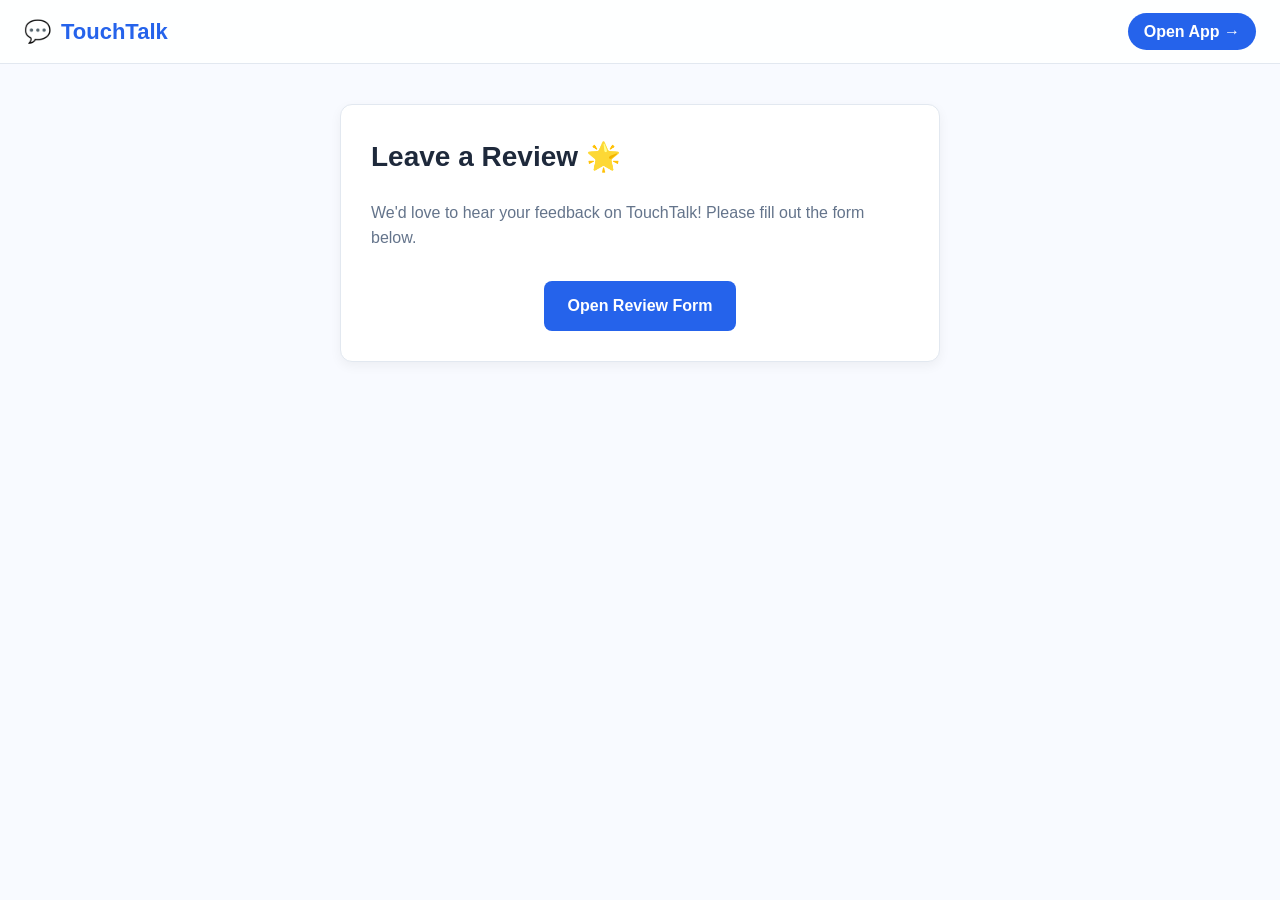
<file: review.html>
<!DOCTYPE html>
<html lang="en">
<head>
  <meta charset="UTF-8">
  <meta name="viewport" content="width=device-width, initial-scale=1.0">
  <title>TouchTalk — Leave a Review</title>
  <style>
    :root {
      --primary: #2563EB;
      --primary-dark: #1D4ED8;
      --text-1: #1E293B;
      --text-2: #64748B;
      --bg: #F8FAFF;
      --surface: #FFFFFF;
      --border: #E2E8F0;
    }
    *, *::before, *::after { box-sizing: border-box; margin: 0; padding: 0; }
    body {
      font-family: -apple-system, BlinkMacSystemFont, 'Inter', 'Segoe UI', Arial, sans-serif;
      background: var(--bg);
      color: var(--text-1);
      line-height: 1.6;
      display: flex;
      flex-direction: column;
      min-height: 100vh;
    }
    a { color: var(--primary); text-decoration: none; }
    a:hover { text-decoration: underline; }

    /* NAV */
    nav {
      background: rgba(255,255,255,0.92);
      border-bottom: 1px solid var(--border);
      padding: 0 24px;
      display: flex;
      align-items: center;
      justify-content: space-between;
      height: 64px;
    }
    .nav-brand {
      display: flex;
      align-items: center;
      gap: 10px;
      font-size: 22px;
      font-weight: 800;
      color: var(--primary);
      text-decoration: none;
    }

    /* CONTAINER */
    .container {
      max-width: 600px;
      margin: 40px auto;
      padding: 30px;
      background: var(--surface);
      border: 1px solid var(--border);
      border-radius: 12px;
      box-shadow: 0 4px 12px rgba(0,0,0,0.05);
      width: 90%;
    }
    h1 {
      margin-bottom: 20px;
      font-size: 28px;
    }
    p {
      color: var(--text-2);
      margin-bottom: 30px;
    }

    /* FORM */
    .form-group {
      margin-bottom: 24px;
    }
    label {
      display: block;
      font-weight: 600;
      margin-bottom: 8px;
    }
    .rating-group {
      display: flex;
      gap: 12px;
      flex-wrap: wrap;
    }
    .rating-group label {
      font-weight: normal;
      display: flex;
      align-items: center;
      gap: 6px;
      cursor: pointer;
      padding: 8px 16px;
      border: 1px solid var(--border);
      border-radius: 100px;
      background: var(--bg);
    }
    .rating-group input[type="radio"]:checked + span {
      font-weight: bold;
      color: var(--primary);
    }
    textarea {
      width: 100%;
      padding: 12px;
      border: 1px solid var(--border);
      border-radius: 8px;
      font-family: inherit;
      resize: vertical;
      min-height: 120px;
    }
    button[type="submit"] {
      background: var(--primary);
      color: white;
      border: none;
      padding: 12px 24px;
      font-size: 16px;
      font-weight: 600;
      border-radius: 8px;
      cursor: pointer;
      width: 100%;
      transition: background 0.2s;
    }
    button[type="submit"]:hover {
      background: var(--primary-dark);
    }
  </style>
</head>
<body>

<nav>
  <a class="nav-brand" href="index.html"><span>💬</span> TouchTalk</a>
  <a href="app.html" style="font-weight:600; background:var(--primary); color:#fff; padding:6px 16px; border-radius:100px; text-decoration:none;">Open App →</a>
</nav>

<div class="container">
  <h1>Leave a Review 🌟</h1>
  <p>We'd love to hear your feedback on TouchTalk! Please fill out the form below.</p>

  <!-- Google Form Embed Placeholder -->
  <div style="text-align: center; margin-top: 20px;">
    <a href="https://docs.google.com/forms/d/e/1FAIpQLSfS0GsF_TzNCyOYlN94kuFJCgfYuFDKEHDRmfrDM9RrkkkEVQ/viewform" target="_blank" style="display: inline-block; background: var(--primary); color: white; padding: 12px 24px; text-decoration: none; border-radius: 8px; font-weight: 600;">Open Review Form</a>
  </div>
  
  <!-- If you prefer to embed it directly on this page, replace the div above with the iframe code Google Forms gives you. 
       Example:
       <iframe src="YOUR_GOOGLE_FORM_LINK_HERE?embedded=true" width="100%" height="800" frameborder="0" marginheight="0" marginwidth="0">Loading…</iframe>
  -->
</div>

</body>
</html>
</file>
<file: style.css>
/* =============================================
   TOUCHTALK — DESIGN SYSTEM v2.1
   ============================================= */

:root {
  /* Brand */
  --primary:        #2563EB;
  --primary-light:  #EEF2FF;
  --primary-dark:   #1D4ED8;

  /* Surfaces — high contrast (WCAG AA) */
  --bg:             #FFFFFF;
  --surface:        #FFFFFF;
  --surface-2:      #F1F5F9;
  --border:         #CBD5E1;

  /* Text — near-black on white = 16:1 contrast */
  --text-1:         #0F172A;
  --text-2:         #475569;
  --text-inv:       #FFFFFF;

  /* Semantic */
  --speak:          #047857;
  --speak-dark:     #065F46;
  --danger:         #DC2626;
  --danger-dark:    #B91C1C;
  --emergency:      #DC2626;

  /* Category colours */
  --cat-feelings:#DB2777; --cat-needs:#C2410C; --cat-words:#1D4ED8;
  --cat-actions:#047857; --cat-people:#6D28D9; --cat-quickphrases:#C2410C;
  --cat-custom:#0E7490;

  /* Layout heights (dp-equivalent) */
  --header-h:   56px;
  --search-h:   60px;
  --nav-h:      68px;
  --actionbar-h: 220px;   /* prediction row + output + action row, portrait */
  --symbol-min: 130px;    /* min symbol button width — user adjustable */
  --hold-dur: 0ms;        /* hold-to-activate duration — user adjustable */

  /* Radius */
  --r-sm: 12px; --r-md: 16px; --r-lg: 22px; --r-xl: 28px;

  /* Motion */
  --ease-out:    cubic-bezier(0.22, 1, 0.36, 1);
  --ease-spring: cubic-bezier(0.34, 1.56, 0.64, 1);
  --d-fast: 140ms; --d-med: 230ms; --d-slow: 360ms;

  /* Shadows */
  --sh-sm: 0 1px 3px rgba(0,0,0,.10), 0 1px 2px rgba(0,0,0,.06);
  --sh-md: 0 4px 12px rgba(0,0,0,.12), 0 2px 4px rgba(0,0,0,.06);
  --sh-lg: 0 12px 32px rgba(0,0,0,.16), 0 4px 8px rgba(0,0,0,.08);

  /* Safe-area insets (notches) */
  --safe-top:    env(safe-area-inset-top, 0px);
  --safe-bottom: env(safe-area-inset-bottom, 0px);
}

/* ---- DARK MODE (#1a1a1a bg / #fff text) ---- */
.dark {
  --bg:            #1A1A1A;
  --surface:       #242424;
  --surface-2:     #2E2E2E;
  --border:        #4B5563;
  --text-1:        #FFFFFF;
  --text-2:        #C4C4C4;
  --primary-light: #1E3358;
  --sh-sm: 0 1px 3px rgba(0,0,0,.5);
  --sh-md: 0 4px 12px rgba(0,0,0,.55);
  --sh-lg: 0 12px 32px rgba(0,0,0,.6);
}

/* ---- RESET ---- */
*, *::before, *::after { box-sizing: border-box; margin: 0; padding: 0; }
html { height: 100%; -webkit-text-size-adjust: 100%; }
body {
  font-family: -apple-system, BlinkMacSystemFont, 'Inter', 'Segoe UI', Arial, sans-serif;
  background: var(--bg);
  color: var(--text-1);
  height: 100%;
  overflow: hidden;
  font-size: 16px;            /* readable base */
  line-height: 1.4;
  transition: background var(--d-med) var(--ease-out), color var(--d-med) var(--ease-out);
  -webkit-tap-highlight-color: transparent;
  touch-action: manipulation;
}

/* =============================================
   HEADER
   ============================================= */
.app-header {
  position: fixed;
  top: 0; left: 0; right: 0;
  height: calc(var(--header-h) + var(--safe-top));
  padding-top: var(--safe-top);
  background: var(--surface);
  border-bottom: 2px solid var(--border);
  display: flex;
  align-items: center;
  justify-content: space-between;
  padding-left: 16px; padding-right: 8px;
  z-index: 100;
  box-shadow: var(--sh-sm);
  transition: background var(--d-med) var(--ease-out), border-color var(--d-med) var(--ease-out);
}
.app-brand { display: flex; align-items: center; gap: 10px; color: var(--primary); }
.brand-icon { width: 30px; height: 30px; flex-shrink: 0; }
.app-title { font-size: 22px; font-weight: 800; color: var(--primary); letter-spacing: -0.5px; }
.header-actions { display: flex; align-items: center; gap: 2px; }

.icon-btn {
  width: 48px; height: 48px;      /* 48dp target */
  border: none; background: transparent;
  border-radius: var(--r-sm);
  cursor: pointer;
  display: flex; align-items: center; justify-content: center;
  color: var(--text-2);
  padding: 12px;
  transition: background var(--d-fast), color var(--d-fast), transform var(--d-fast) var(--ease-spring);
}
.icon-btn svg { width: 24px; height: 24px; }
.icon-btn:hover { background: var(--primary-light); color: var(--primary); }
.icon-btn:active { transform: scale(0.88); }
.icon-btn.active { color: var(--primary); background: var(--primary-light); }

/* =============================================
   SEARCH BAR
   ============================================= */
.search-bar-wrap {
  position: fixed;
  top: calc(var(--header-h) + var(--safe-top));
  left: 0; right: 0;
  height: 0; overflow: hidden;
  background: var(--surface);
  border-bottom: 2px solid transparent;
  z-index: 99;
  transition: height var(--d-med) var(--ease-out), border-color var(--d-med) var(--ease-out);
}
.search-bar-wrap.open { height: var(--search-h); border-color: var(--border); }
.search-bar { display: flex; align-items: center; height: var(--search-h); padding: 0 16px; gap: 10px; }
.search-icon-inline { width: 20px; height: 20px; color: var(--text-2); flex-shrink: 0; }
.search-input {
  flex: 1; border: none; background: transparent;
  font-size: 17px; color: var(--text-1); outline: none; font-family: inherit;
}
.search-input::placeholder { color: var(--text-2); }
.search-clear-btn {
  width: 32px; height: 32px; border: none; background: var(--surface-2);
  border-radius: 50%; cursor: pointer; font-size: 13px; color: var(--text-2);
  display: none; align-items: center; justify-content: center; line-height: 1;
}
.search-clear-btn.visible { display: flex; }

/* =============================================
   MAIN — scroll region between header & bottom UI
   ============================================= */
.app-main {
  position: fixed;
  top: calc(var(--header-h) + var(--safe-top));
  bottom: calc(var(--nav-h) + var(--safe-bottom));
  left: 0; right: 0;
  overflow-y: auto;
  overflow-x: hidden;
  -webkit-overflow-scrolling: touch;
  padding: 16px;
  transition: top var(--d-med) var(--ease-out), bottom var(--d-med) var(--ease-out);
}
/* When search open, push main down */
body.search-open .app-main { top: calc(var(--header-h) + var(--search-h) + var(--safe-top)); }
/* When on Home view, reserve room for the action bar above nav */
body.view-home .app-main { bottom: calc(var(--nav-h) + var(--actionbar-h) + var(--safe-bottom)); }

.view { animation: viewIn var(--d-med) var(--ease-out); }
@keyframes viewIn { from { opacity: 0; transform: translateY(6px); } to { opacity: 1; transform: none; } }
[hidden] { display: none !important; }

.view-header { margin-bottom: 16px; }
.view-title { font-size: 28px; font-weight: 800; letter-spacing: -0.5px; color: var(--text-1); }
.view-sub { font-size: 15px; color: var(--text-2); margin-top: 4px; }

/* =============================================
   CATEGORY NAV TABS  (issue #1 — now bold & visible)
   ============================================= */
.cat-nav { margin-bottom: 14px; }
.cat-nav-scroll {
  display: flex; gap: 10px; overflow-x: auto;
  scroll-snap-type: x proximity; -webkit-overflow-scrolling: touch;
  padding: 2px 2px 6px; scrollbar-width: none;
}
.cat-nav-scroll::-webkit-scrollbar { display: none; }
.cat-tab {
  flex-shrink: 0; scroll-snap-align: start;
  display: flex; align-items: center; gap: 8px;
  min-height: 48px; padding: 0 18px;
  border: 2.5px solid var(--border);
  border-radius: 100px;
  background: var(--surface);
  color: var(--text-1);
  font-size: 16px; font-weight: 700;
  cursor: pointer; white-space: nowrap; font-family: inherit;
  transition: all var(--d-fast) var(--ease-out);
}
.cat-tab .cat-emoji { font-size: 20px; }
.cat-tab:active { transform: scale(0.94); }
.cat-tab.active { background: var(--primary); border-color: var(--primary); color: #fff; box-shadow: var(--sh-md); }
.cat-tab:hover:not(.active) { border-color: var(--primary); color: var(--primary); }

/* =============================================
   SYMBOL GRID
   ============================================= */
.symbol-grid {
  display: grid;
  grid-template-columns: repeat(auto-fill, minmax(var(--symbol-min), 1fr));
  gap: 12px;
}
@media (max-width: 360px) { .symbol-grid { grid-template-columns: repeat(2, 1fr); gap: 10px; } }

.symbol-grid.animating .symbol-btn,
.symbol-grid.animating .category-card { animation: fadeSlideIn var(--d-med) var(--ease-out) both; }
@keyframes fadeSlideIn { from { opacity: 0; transform: translateY(10px); } to { opacity: 1; transform: none; } }
.symbol-grid.animating .symbol-btn:nth-child(1){animation-delay:0ms}
.symbol-grid.animating .symbol-btn:nth-child(2){animation-delay:30ms}
.symbol-grid.animating .symbol-btn:nth-child(3){animation-delay:60ms}
.symbol-grid.animating .symbol-btn:nth-child(4){animation-delay:90ms}
.symbol-grid.animating .symbol-btn:nth-child(5){animation-delay:120ms}
.symbol-grid.animating .symbol-btn:nth-child(n+6){animation-delay:150ms}

.symbol-btn {
  background: var(--surface);
  border: 2.5px solid var(--border);
  border-radius: var(--r-md);
  padding: 16px 10px 14px;
  cursor: pointer;
  display: flex; flex-direction: column; align-items: center; gap: 8px;
  min-height: 112px;
  font-family: inherit; position: relative; overflow: hidden;
  transition: transform var(--d-fast) var(--ease-spring), box-shadow var(--d-fast), border-color var(--d-fast);
}
.symbol-btn::before {
  content: ''; position: absolute; inset: 0;
  background: var(--cat-color, var(--primary)); opacity: 0;
  transition: opacity var(--d-fast); border-radius: inherit;
}
.symbol-btn:hover::before { opacity: .08; }
.symbol-btn:hover { border-color: var(--cat-color, var(--primary)); box-shadow: var(--sh-md); }
.symbol-btn:active { transform: scale(0.92); box-shadow: none; }
.symbol-emoji { font-size: 46px; line-height: 1; user-select: none; }
.symbol-label { font-size: 15px; font-weight: 700; color: var(--text-1); text-align: center; line-height: 1.2; user-select: none; word-break: break-word; }
.symbol-image { width: 60px; height: 60px; object-fit: cover; border-radius: 10px; }

.cat-feelings .symbol-btn{--cat-color:var(--cat-feelings)}
.cat-needs .symbol-btn{--cat-color:var(--cat-needs)}
.cat-words .symbol-btn{--cat-color:var(--cat-words)}
.cat-actions .symbol-btn{--cat-color:var(--cat-actions)}
.cat-people .symbol-btn{--cat-color:var(--cat-people)}
.cat-quickphrases .symbol-btn{--cat-color:var(--cat-quickphrases)}
.cat-custom .symbol-btn{--cat-color:var(--cat-custom)}

/* =============================================
   CATEGORY CARDS (home overview)
   ============================================= */
.category-card {
  border: none; border-radius: var(--r-lg);
  padding: 22px 14px 18px; cursor: pointer;
  display: flex; flex-direction: column; align-items: center; gap: 10px;
  min-height: 132px; font-family: inherit; position: relative; overflow: hidden;
  transition: transform var(--d-fast) var(--ease-spring), box-shadow var(--d-fast);
}
.category-card::after { content:''; position:absolute; inset:0; background:rgba(255,255,255,.1); opacity:0; transition:opacity var(--d-fast); }
.category-card:hover::after { opacity: 1; }
.category-card:active { transform: scale(0.92); box-shadow: none !important; }
.category-card:hover { transform: translateY(-2px); box-shadow: var(--sh-lg); }
.category-card .card-emoji { font-size: 46px; line-height: 1; user-select: none; }
.category-card .card-label { font-size: 16px; font-weight: 800; text-align: center; line-height: 1.2; user-select: none; }
.category-card .card-count { font-size: 12px; font-weight: 600; opacity: .85; user-select: none; }

.card-feelings{background:linear-gradient(135deg,#DB2777,#E11D48);color:#fff}
.card-needs{background:linear-gradient(135deg,#D97706,#DC2626);color:#fff}
.card-words{background:linear-gradient(135deg,#1D4ED8,#6D28D9);color:#fff}
.card-actions{background:linear-gradient(135deg,#047857,#0891B2);color:#fff}
.card-people{background:linear-gradient(135deg,#6D28D9,#BE185D);color:#fff}
.card-quickphrases{background:linear-gradient(135deg,#C2410C,#CA8A04);color:#fff}
.card-custom{background:linear-gradient(135deg,#0E7490,#1D4ED8);color:#fff}

/* =============================================
   WORD BANKS — manage cards
   ============================================= */
.manage-grid {
  display: grid;
  grid-template-columns: repeat(auto-fill, minmax(160px, 1fr));
  gap: 12px;
}
.manage-card {
  background: var(--surface);
  border: 2.5px solid var(--border);
  border-radius: var(--r-md);
  padding: 22px 16px;
  cursor: pointer; font-family: inherit;
  display: flex; flex-direction: column; align-items: center; gap: 6px; text-align: center;
  min-height: 130px;
  transition: transform var(--d-fast) var(--ease-spring), box-shadow var(--d-fast), border-color var(--d-fast);
}
.manage-card:hover { border-color: var(--primary); box-shadow: var(--sh-md); transform: translateY(-2px); }
.manage-card:active { transform: scale(0.94); }
.manage-emoji { font-size: 40px; }
.manage-label { font-size: 17px; font-weight: 800; color: var(--text-1); }
.manage-desc { font-size: 13px; color: var(--text-2); line-height: 1.3; }

/* =============================================
   HISTORY
   ============================================= */
.history-list { display: flex; flex-direction: column; gap: 10px; }
.history-empty { text-align: center; color: var(--text-2); padding: 48px 16px; font-size: 16px; }
.history-row {
  display: flex; align-items: center; gap: 12px;
  background: var(--surface); border: 2px solid var(--border);
  border-radius: var(--r-md); padding: 14px 16px;
}
.history-text { flex: 1; font-size: 17px; font-weight: 600; color: var(--text-1); word-break: break-word; }
.history-speak {
  width: 48px; height: 48px; flex-shrink: 0;
  border: none; border-radius: 50%; background: var(--speak); color: #fff;
  cursor: pointer; display: flex; align-items: center; justify-content: center;
  transition: transform var(--d-fast) var(--ease-spring), background var(--d-fast);
}
.history-speak svg { width: 22px; height: 22px; }
.history-speak:active { transform: scale(0.9); }
.history-add {
  width: 48px; height: 48px; flex-shrink: 0;
  border: 2px solid var(--border); border-radius: 50%; background: var(--surface); color: var(--text-2);
  cursor: pointer; font-size: 22px; display: flex; align-items: center; justify-content: center;
  transition: transform var(--d-fast) var(--ease-spring), border-color var(--d-fast);
}
.history-add:active { transform: scale(0.9); }
.history-add:hover { border-color: var(--primary); color: var(--primary); }
.history-clear-btn {
  margin-top: 16px; width: 100%;
  min-height: 52px; border: 2px solid var(--border);
  background: var(--surface); color: var(--danger);
  border-radius: var(--r-md); font-size: 16px; font-weight: 700; cursor: pointer; font-family: inherit;
  transition: background var(--d-fast);
}
.history-clear-btn:hover { background: var(--surface-2); }

/* =============================================
   SETTINGS (full view)
   ============================================= */
.settings-card {
  background: var(--surface);
  border: 2px solid var(--border);
  border-radius: var(--r-md);
  padding: 18px 18px;
  margin-bottom: 14px;
}
.settings-card-title { font-size: 14px; font-weight: 700; color: var(--text-2); text-transform: uppercase; letter-spacing: .6px; margin-bottom: 14px; }
.settings-row { display: flex; align-items: center; justify-content: space-between; gap: 12px; min-height: 48px; }
.settings-field { margin-bottom: 18px; }
.settings-field:last-of-type { margin-bottom: 14px; }
.settings-label { font-size: 17px; font-weight: 600; color: var(--text-1); display: block; margin-bottom: 8px; }
.settings-row .settings-label { margin-bottom: 0; }
.settings-select {
  width: 100%; min-height: 52px; padding: 0 40px 0 14px; font-size: 16px;
  border: 2px solid var(--border); border-radius: var(--r-sm);
  background: var(--surface-2); color: var(--text-1); font-family: inherit; cursor: pointer;
  appearance: none;
  background-image: url("data:image/svg+xml,%3Csvg xmlns='http://www.w3.org/2000/svg' width='16' height='16' viewBox='0 0 24 24' fill='none' stroke='%23475569' stroke-width='2.5' stroke-linecap='round' stroke-linejoin='round'%3E%3Cpolyline points='6 9 12 15 18 9'/%3E%3C/svg%3E");
  background-repeat: no-repeat; background-position: right 14px center;
}
.settings-select:focus { outline: none; border-color: var(--primary); }
.settings-slider {
  width: 100%; -webkit-appearance: none; appearance: none;
  height: 8px; border-radius: 4px; background: var(--border); cursor: pointer; accent-color: var(--primary);
}
.settings-slider::-webkit-slider-thumb {
  -webkit-appearance: none; width: 30px; height: 30px; border-radius: 50%;
  background: var(--primary); cursor: pointer; box-shadow: 0 2px 6px rgba(37,99,235,.5);
  transition: transform var(--d-fast) var(--ease-spring);
}
.settings-slider::-webkit-slider-thumb:active { transform: scale(1.2); }
.slider-ends { display: flex; justify-content: space-between; font-size: 13px; color: var(--text-2); margin-top: 4px; }

.settings-action-btn {
  width: 100%; min-height: 52px;
  border: 2px solid var(--primary); border-radius: var(--r-md);
  background: var(--primary-light); color: var(--primary);
  font-size: 17px; font-weight: 700; cursor: pointer; font-family: inherit;
  transition: background var(--d-fast), color var(--d-fast), transform var(--d-fast) var(--ease-spring);
}
.settings-action-btn:hover { background: var(--primary); color: #fff; }
.settings-action-btn:active { transform: scale(0.97); }
.settings-info { text-align: center; }
.settings-info p { font-size: 14px; color: var(--text-2); margin-bottom: 8px; }
.settings-link { font-size: 15px; font-weight: 700; color: var(--primary); text-decoration: none; }
.settings-hint { font-size: 14px; color: var(--text-2); line-height: 1.5; margin-bottom: 12px; }

/* Toggle switch */
.toggle-switch {
  width: 60px; height: 34px; border-radius: 17px;
  background: var(--border); border: none; cursor: pointer; position: relative;
  transition: background var(--d-med) var(--ease-out); flex-shrink: 0;
}
.toggle-switch[aria-checked="true"] { background: var(--primary); }
.toggle-knob {
  position: absolute; top: 3px; left: 3px; width: 28px; height: 28px;
  border-radius: 50%; background: #fff; box-shadow: 0 1px 4px rgba(0,0,0,.3);
  transition: transform var(--d-med) var(--ease-spring);
}
.toggle-switch[aria-checked="true"] .toggle-knob { transform: translateX(26px); }

/* =============================================
   SEARCH RESULTS
   ============================================= */
.search-results-area { margin-bottom: 12px; }
.search-results-header { font-size: 13px; font-weight: 700; color: var(--text-2); text-transform: uppercase; letter-spacing: .5px; margin-bottom: 10px; }
.search-results-grid { display: grid; grid-template-columns: repeat(auto-fill, minmax(120px, 1fr)); gap: 10px; }
.search-no-results { text-align: center; color: var(--text-2); padding: 40px 16px; font-size: 16px; }
.word-chip {
  display: flex; flex-direction: column; align-items: center; gap: 6px;
  padding: 14px 8px 10px; border: 2.5px solid var(--border); border-radius: var(--r-md);
  background: var(--surface); cursor: pointer; min-height: 96px; font-family: inherit; text-align: center;
  transition: transform var(--d-fast) var(--ease-spring), border-color var(--d-fast), box-shadow var(--d-fast);
}
.word-chip:active { transform: scale(0.92); }
.word-chip:hover { border-color: var(--primary); box-shadow: var(--sh-md); }
.word-chip-emoji { font-size: 34px; }
.word-chip-label { font-size: 14px; font-weight: 700; color: var(--text-1); }
.word-chip-cat { font-size: 11px; color: var(--text-2); font-weight: 600; }

/* =============================================
   ACTION BAR (home only) — output + speak row
   ============================================= */
.action-bar {
  position: fixed;
  left: 0; right: 0;
  bottom: calc(var(--nav-h) + var(--safe-bottom));
  height: var(--actionbar-h);
  background: var(--surface);
  border-top: 2px solid var(--border);
  padding: 12px 14px;
  z-index: 95;
  display: flex; flex-direction: column; gap: 10px;
  box-shadow: 0 -4px 16px rgba(0,0,0,.08);
  transition: transform var(--d-med) var(--ease-out), background var(--d-med) var(--ease-out);
}
/* hidden on non-home views */
body:not(.view-home) .action-bar { transform: translateY(120%); pointer-events: none; }

.output-box {
  flex: 1;
  background: var(--surface-2);
  border: 2.5px solid var(--primary);
  border-radius: var(--r-md);
  padding: 12px 16px;
  font-size: clamp(18px, 4.5vw, 26px);
  font-weight: 600; color: var(--text-1);
  word-break: break-word; line-height: 1.35;
  overflow-y: auto;
  display: flex; align-items: center;
}
.output-box:focus-visible { outline: 3px solid var(--primary); outline-offset: 2px; }
.output-placeholder { color: var(--text-2); font-weight: 400; font-size: clamp(15px, 4vw, 20px); }

.action-row { display: flex; gap: 8px; height: 60px; }
.act-btn {
  display: flex; flex-direction: column; align-items: center; justify-content: center; gap: 3px;
  border: none; border-radius: var(--r-md); cursor: pointer; font-family: inherit;
  min-width: 48px; min-height: 48px;
  transition: transform var(--d-fast) var(--ease-spring), background var(--d-fast), box-shadow var(--d-fast);
  touch-action: manipulation;
}
.act-btn svg { width: 24px; height: 24px; }
.act-btn .act-label { font-size: 12px; font-weight: 700; }
.act-btn:active { transform: scale(0.92); }

.emergency-btn { flex: 0 0 64px; background: var(--emergency); color: #fff; box-shadow: 0 2px 8px rgba(220,38,38,.4); }
.emergency-btn:hover { background: var(--danger-dark); }
.util-btn { flex: 0 0 60px; background: var(--surface-2); color: var(--text-2); border: 2px solid var(--border); }
.util-btn:hover { background: var(--border); color: var(--text-1); }
.speak-btn { flex: 1; flex-direction: row; gap: 10px; background: var(--speak); color: #fff; box-shadow: 0 2px 8px rgba(4,120,87,.4); }
.speak-btn svg { width: 28px; height: 28px; }
.speak-btn .act-label { font-size: 20px; }
.speak-btn:hover { background: var(--speak-dark); }
.speak-btn.speaking { background: #0369A1; animation: speakPulse .8s ease-in-out infinite; }
@keyframes speakPulse { 0%,100%{transform:scale(1)} 50%{transform:scale(1.02)} }

/* =============================================
   BOTTOM NAV (always visible, sticky)
   ============================================= */
.bottom-nav {
  position: fixed;
  bottom: 0; left: 0; right: 0;
  height: calc(var(--nav-h) + var(--safe-bottom));
  padding-bottom: var(--safe-bottom);
  background: var(--surface);
  border-top: 2px solid var(--border);
  display: flex;
  z-index: 100;
  box-shadow: 0 -4px 20px rgba(0,0,0,.10);
  transition: background var(--d-med) var(--ease-out), border-color var(--d-med) var(--ease-out);
}
.nav-tab {
  flex: 1;
  display: flex; flex-direction: column; align-items: center; justify-content: center; gap: 3px;
  min-height: 56px;            /* 56dp */
  border: none; background: transparent; cursor: pointer; font-family: inherit;
  color: var(--text-2);
  position: relative;
  transition: color var(--d-fast);
  padding: 6px 4px;
}
.nav-tab svg { width: 26px; height: 26px; }
.nav-label { font-size: 12px; font-weight: 700; letter-spacing: -0.1px; }
.nav-tab::after {
  content: ''; position: absolute; top: 0; left: 50%; transform: translateX(-50%) scaleX(0);
  width: 40%; height: 3px; border-radius: 0 0 3px 3px; background: var(--primary);
  transition: transform var(--d-med) var(--ease-spring);
}
.nav-tab.active { color: var(--primary); }
.nav-tab.active::after { transform: translateX(-50%) scaleX(1); }
.nav-tab:active { transform: scale(0.95); }

/* =============================================
   MODAL  (full-screen mobile / centered tablet)
   ============================================= */
.modal-overlay {
  position: fixed; inset: 0;
  background: rgba(0,0,0,.5);
  z-index: 200;
  opacity: 0; pointer-events: none;
  transition: opacity var(--d-med) var(--ease-out);
  backdrop-filter: blur(3px);
  display: flex; align-items: stretch; justify-content: center;
}
.modal-overlay.open { opacity: 1; pointer-events: auto; }

.modal {
  background: var(--surface);
  width: 100%; height: 100%;            /* MOBILE: full screen */
  display: flex; flex-direction: column;
  transform: translateY(100%);
  transition: transform var(--d-slow) var(--ease-out), background var(--d-med) var(--ease-out);
  overflow: hidden;
}
.modal-overlay.open .modal { transform: translateY(0); }

.modal-header {
  flex-shrink: 0;
  display: flex; align-items: center; justify-content: space-between;
  padding: calc(14px + var(--safe-top)) 16px 14px;
  border-bottom: 2px solid var(--border);
  min-height: 60px;
}
.modal-title { font-size: 22px; font-weight: 800; color: var(--text-1); letter-spacing: -0.4px; }
.modal-close {
  width: 48px; height: 48px; flex-shrink: 0;
  border: none; background: var(--surface-2); border-radius: 50%;
  cursor: pointer; font-size: 20px; color: var(--text-2);
  display: flex; align-items: center; justify-content: center;
  transition: background var(--d-fast), color var(--d-fast), transform var(--d-fast) var(--ease-spring);
}
.modal-close:active { transform: scale(0.88); }
.modal-close:hover { background: var(--border); color: var(--text-1); }

.modal-body {
  flex: 1; overflow-y: auto; -webkit-overflow-scrolling: touch;
  padding: 20px 16px;
}
.modal-footer {
  flex-shrink: 0;
  display: flex; gap: 12px;
  padding: 14px 16px calc(14px + var(--safe-bottom));
  border-top: 2px solid var(--border);
  background: var(--surface);
}

/* form fields inside modal */
.form-field { margin-bottom: 20px; }
.form-field > label {
  display: block; font-size: 14px; font-weight: 700; color: var(--text-2);
  text-transform: uppercase; letter-spacing: .4px; margin-bottom: 8px;
}
.form-field input[type="text"],
.form-field select {
  width: 100%; min-height: 54px;
  padding: 0 16px; font-size: 17px;        /* ≥16px: no iOS zoom */
  border: 2px solid var(--border); border-radius: var(--r-sm);
  background: var(--surface-2); color: var(--text-1); font-family: inherit;
  transition: border-color var(--d-fast), box-shadow var(--d-fast);
}
.form-field select { padding-right: 40px; appearance: none;
  background-image: url("data:image/svg+xml,%3Csvg xmlns='http://www.w3.org/2000/svg' width='16' height='16' viewBox='0 0 24 24' fill='none' stroke='%23475569' stroke-width='2.5' stroke-linecap='round' stroke-linejoin='round'%3E%3Cpolyline points='6 9 12 15 18 9'/%3E%3C/svg%3E");
  background-repeat: no-repeat; background-position: right 14px center; cursor: pointer;
}
.form-field input:focus, .form-field select:focus {
  outline: none; border-color: var(--primary); box-shadow: 0 0 0 3px rgba(37,99,235,.18);
}

.image-upload-box {
  border: 3px dashed var(--border); border-radius: var(--r-md);
  min-height: 130px; display: flex; flex-direction: column; align-items: center; justify-content: center; gap: 8px;
  cursor: pointer; background: var(--surface-2); padding: 16px; text-align: center;
  transition: border-color var(--d-fast), background var(--d-fast);
}
.image-upload-box:hover { border-color: var(--primary); background: var(--primary-light); }
.image-upload-box img { max-width: 100%; max-height: 150px; border-radius: 10px; object-fit: contain; }
.upload-hint { font-size: 14px; color: var(--text-2); }
.or-divider { display: flex; align-items: center; gap: 10px; margin: 14px 0; color: var(--text-2); font-size: 13px; font-weight: 600; }
.or-divider::before, .or-divider::after { content: ''; flex: 1; height: 1px; background: var(--border); }

/* two-column form section (tablet & landscape) */
.form-cols { display: block; }

/* delete list inside modal */
.delete-list { display: flex; flex-direction: column; gap: 10px; }
.delete-row {
  display: flex; align-items: center; justify-content: space-between; gap: 10px;
  padding: 14px 16px; background: var(--surface-2);
  border: 2px solid var(--border); border-radius: var(--r-sm);
}
.delete-row-info { display: flex; align-items: center; gap: 10px; font-size: 17px; font-weight: 600; color: var(--text-1); flex: 1; min-width: 0; }
.delete-row-info > span { overflow: hidden; text-overflow: ellipsis; white-space: nowrap; }
.delete-row-count { font-size: 13px; color: var(--text-2); font-weight: 400; }
.delete-row-btn {
  min-height: 48px; padding: 0 18px; border: none; border-radius: var(--r-sm);
  background: #FEE2E2; color: var(--danger); font-size: 15px; font-weight: 700;
  cursor: pointer; font-family: inherit; white-space: nowrap; flex-shrink: 0;
  transition: background var(--d-fast), transform var(--d-fast) var(--ease-spring);
}
.delete-row-btn:active { transform: scale(0.93); }
.delete-row-btn:disabled { background: var(--surface-2); color: var(--text-2); cursor: not-allowed; border: 2px solid var(--border); }
.dark .delete-row-btn { background: #3A1515; color: #FCA5A5; }

/* footer buttons */
.btn-cancel, .btn-save {
  min-height: 54px; border-radius: var(--r-md);
  font-size: 17px; font-weight: 700; cursor: pointer; font-family: inherit;
  display: flex; align-items: center; justify-content: center; gap: 8px;
  transition: background var(--d-fast), color var(--d-fast), transform var(--d-fast) var(--ease-spring), opacity var(--d-fast);
}
.btn-cancel { flex: 1; background: var(--surface-2); color: var(--text-1); border: 2px solid var(--border); }
.btn-cancel:hover { background: var(--border); }
.btn-cancel:active { transform: scale(0.96); }
.btn-save { flex: 2; background: var(--speak); color: #fff; border: none; }
.btn-save:hover { background: var(--speak-dark); }
.btn-save:active { transform: scale(0.97); }
.btn-save:disabled { opacity: .6; cursor: wait; }
.btn-save .spinner {
  width: 18px; height: 18px; border: 2.5px solid rgba(255,255,255,.4); border-top-color: #fff;
  border-radius: 50%; animation: spin .7s linear infinite; display: none;
}
.btn-save.loading .spinner { display: inline-block; }
@keyframes spin { to { transform: rotate(360deg); } }

/* =============================================
   TOAST
   ============================================= */
.toast {
  position: fixed;
  bottom: calc(var(--nav-h) + var(--safe-bottom) + 16px);
  left: 50%; transform: translateX(-50%) translateY(20px);
  background: var(--text-1); color: var(--surface);
  padding: 14px 22px; border-radius: 100px;
  font-size: 15px; font-weight: 600; z-index: 300;
  opacity: 0; pointer-events: none; white-space: nowrap;
  max-width: calc(100vw - 32px); text-align: center; box-shadow: var(--sh-lg);
  transition: opacity var(--d-fast), transform var(--d-fast) var(--ease-spring);
}
.toast.show { opacity: 1; transform: translateX(-50%) translateY(0); }
.toast.error { background: var(--danger); color: #fff; }
.toast.success { background: var(--speak); color: #fff; }

/* =============================================
   RESPONSIVE BREAKPOINTS
   ============================================= */

/* --- 480px: roomier gaps --- */
@media (min-width: 480px) {
  .symbol-grid { gap: 13px; }
}

/* --- 600px: TABLET — centered modals, wider layout --- */
@media (min-width: 600px) {
  .modal-overlay { align-items: center; padding: 24px; }
  .modal {
    width: 80%; max-width: 640px;
    height: auto; max-height: 88vh;
    border-radius: var(--r-xl);
    transform: translateY(30px) scale(.96);
  }
  .modal-overlay.open .modal { transform: none; }
  .modal-header { padding: 18px 24px; border-top-left-radius: var(--r-xl); border-top-right-radius: var(--r-xl); }
  .modal-body { padding: 24px; }
  .modal-footer { padding: 16px 24px; }

  .symbol-grid { gap: 14px; }
  .app-main { padding: 20px 24px; }
}

/* --- 768px: tablet content max-width & two-column forms --- */
@media (min-width: 768px) {
  /* Nav/action stay full-width; inner views are centered via max-width */
  .view-panel { max-width: 880px; margin: 0 auto; }
  .action-bar { padding-left: max(14px, calc((100% - 880px) / 2)); padding-right: max(14px, calc((100% - 880px) / 2)); }
  /* Two-column form layout on wide screens */
  .form-cols { display: grid; grid-template-columns: 1fr 1fr; gap: 24px; }
  .form-cols .form-field { margin-bottom: 16px; }
}

/* --- 1024px: large tablet / desktop --- */
@media (min-width: 1024px) {
  .modal { max-width: 720px; }
  .manage-grid { grid-template-columns: repeat(auto-fill, minmax(200px, 1fr)); }
}

/* =============================================
   ORIENTATION — LANDSCAPE
   ============================================= */
@media (orientation: landscape) and (max-height: 600px) {
  /* Shrink fixed chrome so the grid has room */
  :root { --actionbar-h: 92px; --nav-h: 56px; }
  .action-bar .predict-row { display: none; }

  /* Action bar becomes a single horizontal row: output | controls */
  .action-bar { flex-direction: row; align-items: stretch; gap: 10px; padding: 8px 12px; }
  .output-box { flex: 1; }
  .action-row { height: auto; flex: 0 0 auto; align-items: stretch; }
  .act-btn { min-height: 48px; }
  .emergency-btn, .util-btn { flex: 0 0 56px; }
  .speak-btn { flex: 0 0 120px; }

  /* Nav labels stay but tighter */
  .nav-tab { flex-direction: row; gap: 8px; }
  .nav-tab svg { width: 22px; height: 22px; }

  /* Landscape modal: capped width, centered, two-column body */
  .modal-overlay { align-items: center; padding: 16px; }
  .modal { width: 90%; max-width: 760px; height: auto; max-height: 92vh; border-radius: var(--r-xl); transform: translateY(20px) scale(.97); }
  .modal-overlay.open .modal { transform: none; }
  .modal-header { padding: 14px 22px; border-radius: var(--r-xl) var(--r-xl) 0 0; }
  .modal-body { padding: 20px 22px; }
  .form-cols { display: grid; grid-template-columns: 1fr 1fr; gap: 22px; }
  .form-cols .form-field { margin-bottom: 14px; }
}

/* =============================================
   ACCESSIBILITY
   ============================================= */
@media (prefers-reduced-motion: reduce) {
  *, *::before, *::after {
    animation-duration: .001ms !important; animation-iteration-count: 1 !important;
    transition-duration: .001ms !important;
  }
}
:focus-visible { outline: 3px solid var(--primary); outline-offset: 2px; border-radius: 6px; }
.dark :focus-visible { outline-color: #60A5FA; }

/* High-contrast mode honoring OS setting */
@media (prefers-contrast: more) {
  :root { --border: #000000; --text-2: #000000; }
  .dark { --border: #FFFFFF; --text-2: #FFFFFF; }
  .symbol-btn, .manage-card, .cat-tab { border-width: 3px; }
}

/* =============================================
   v2.2 — CORE WORD BOARD (Fitzgerald Key colors)
   ============================================= */
.core-grid {
  display: grid;
  grid-template-columns: repeat(6, 1fr);
  gap: 8px;
}
.core-grid.cols-4 { grid-template-columns: repeat(4, 1fr); }
@media (min-width: 768px) { .core-grid { gap: 10px; } }

.core-btn {
  min-height: 56px;
  border-radius: 12px;
  border: 2px solid rgba(0,0,0,.14);
  font-family: inherit;
  font-weight: 800;
  font-size: clamp(13px, 2.8vw, 18px);
  line-height: 1.1;
  cursor: pointer;
  padding: 6px 4px;
  word-break: break-word;
  position: relative;
  overflow: hidden;
  transition: transform var(--d-fast) var(--ease-spring), box-shadow var(--d-fast), filter var(--d-fast);
  touch-action: manipulation;
}
.core-btn:hover { filter: brightness(0.96); box-shadow: var(--sh-sm); }
.core-btn:active { transform: scale(0.92); }
@media (min-width: 600px) { .core-btn { min-height: 68px; font-size: 19px; } }

/* Fitzgerald Key — light mode */
.fitz-pronoun  { background: #FDE68A; color: #713F12; }
.fitz-verb     { background: #BBF7D0; color: #14532D; }
.fitz-noun     { background: #FED7AA; color: #7C2D12; }
.fitz-adj      { background: #BFDBFE; color: #1E3A8A; }
.fitz-prep     { background: #FBCFE8; color: #831843; }
.fitz-question { background: #E9D5FF; color: #581C87; }
.fitz-negation { background: #FECACA; color: #7F1D1D; }
.fitz-adverb   { background: #EADBC8; color: #713F12; }
.fitz-social   { background: #E2E8F0; color: #1E293B; }

/* Fitzgerald Key — dark mode (same hue, dark bg, light text) */
.dark .fitz-pronoun  { background: #574A12; color: #FDE68A; border-color: rgba(255,255,255,.14); }
.dark .fitz-verb     { background: #14432B; color: #BBF7D0; border-color: rgba(255,255,255,.14); }
.dark .fitz-noun     { background: #59300F; color: #FED7AA; border-color: rgba(255,255,255,.14); }
.dark .fitz-adj      { background: #1E3358; color: #BFDBFE; border-color: rgba(255,255,255,.14); }
.dark .fitz-prep     { background: #55203C; color: #FBCFE8; border-color: rgba(255,255,255,.14); }
.dark .fitz-question { background: #3E2361; color: #E9D5FF; border-color: rgba(255,255,255,.14); }
.dark .fitz-negation { background: #571F1F; color: #FECACA; border-color: rgba(255,255,255,.14); }
.dark .fitz-adverb   { background: #4A3A24; color: #EADBC8; border-color: rgba(255,255,255,.14); }
.dark .fitz-social   { background: #37404E; color: #E2E8F0; border-color: rgba(255,255,255,.14); }

/* Fitzgerald legend */
.fitz-legend {
  display: flex; flex-wrap: wrap; gap: 6px 12px;
  margin-bottom: 10px; padding: 2px;
}
.fitz-legend span {
  display: inline-flex; align-items: center; gap: 5px;
  font-size: 12px; font-weight: 600; color: var(--text-2);
}
.fitz-legend i {
  width: 12px; height: 12px; border-radius: 3px; display: inline-block;
  border: 1px solid rgba(0,0,0,.15);
}

/* =============================================
   v2.2 — WORD PREDICTION
   ============================================= */
.predict-row {
  display: flex; gap: 8px;
  overflow-x: auto; scrollbar-width: none;
  -webkit-overflow-scrolling: touch;
  min-height: 44px;
  flex-shrink: 0;
}
.predict-row::-webkit-scrollbar { display: none; }
.predict-chip {
  flex-shrink: 0;
  min-height: 44px; min-width: 64px;
  padding: 0 18px;
  border: 2px solid var(--primary);
  border-radius: 100px;
  background: var(--primary-light);
  color: var(--primary);
  font-size: 16px; font-weight: 700; font-family: inherit;
  cursor: pointer;
  transition: background var(--d-fast), color var(--d-fast), transform var(--d-fast) var(--ease-spring);
  touch-action: manipulation;
}
.predict-chip:hover { background: var(--primary); color: #fff; }
.predict-chip:active { transform: scale(0.92); }
.dark .predict-chip { background: #1E3358; }
.dark .predict-chip:hover { background: var(--primary); }

/* =============================================
   v2.2 — TYPE VIEW
   ============================================= */
.type-area {
  width: 100%;
  min-height: 140px;
  padding: 16px;
  font-size: 22px;
  font-weight: 600;
  font-family: inherit;
  line-height: 1.45;
  color: var(--text-1);
  background: var(--surface);
  border: 2.5px solid var(--primary);
  border-radius: var(--r-md);
  resize: vertical;
  margin-bottom: 12px;
}
.type-area:focus { outline: none; box-shadow: 0 0 0 3px rgba(37,99,235,.18); }
.type-area::placeholder { color: var(--text-2); font-weight: 400; }
.type-predict { margin-bottom: 12px; }
.type-controls { display: flex; gap: 10px; }
.type-btn {
  min-height: 58px;
  border-radius: var(--r-md);
  font-size: 17px; font-weight: 700; font-family: inherit;
  cursor: pointer;
  display: flex; align-items: center; justify-content: center; gap: 8px;
  transition: transform var(--d-fast) var(--ease-spring), background var(--d-fast);
  touch-action: manipulation;
  padding: 0 16px;
}
.type-btn svg { width: 24px; height: 24px; }
.type-btn:active { transform: scale(0.95); }
.type-clear { flex: 1; background: var(--surface-2); color: var(--text-2); border: 2px solid var(--border); }
.type-clear:hover { background: var(--border); color: var(--text-1); }
.type-save { flex: 1; background: var(--surface); color: var(--primary); border: 2px solid var(--primary); }
.type-save:hover { background: var(--primary-light); }
.type-speak { flex: 2; background: var(--speak); color: #fff; border: none; box-shadow: 0 2px 8px rgba(4,120,87,.4); }
.type-speak:hover { background: var(--speak-dark); }
.type-speak.speaking { background: #0369A1; }

@media (orientation: landscape) and (max-height: 600px) {
  .type-area { min-height: 90px; }
}

/* =============================================
   v2.2 — HOLD-TO-ACTIVATE FEEDBACK
   ============================================= */
.holding { transform: scale(0.95) !important; }
.holding::before {
  content: '' !important;
  position: absolute; left: 0; right: 0; bottom: 0;
  height: 5px !important; inset: auto 0 0 0 !important;
  background: var(--primary) !important;
  opacity: 1 !important;
  transform-origin: left;
  animation: holdFill var(--hold-dur) linear forwards !important;
  border-radius: 0 !important;
}
@keyframes holdFill { from { transform: scaleX(0); } to { transform: scaleX(1); } }

/* =============================================
   v2.2 — UTILITIES
   ============================================= */
.sr-only {
  position: absolute; width: 1px; height: 1px;
  padding: 0; margin: -1px; overflow: hidden;
  clip: rect(0,0,0,0); white-space: nowrap; border: 0;
}

/* =============================================
   v2.3 — VOICE RECORDING
   ============================================= */
.rec-hint {
  font-size: 13px;
  color: var(--text-2);
  line-height: 1.5;
  margin-bottom: 10px;
  text-transform: none;
  letter-spacing: 0;
  font-weight: 400;
}
.voice-rec-row { display: flex; gap: 10px; }
.rec-btn {
  flex: 1;
  min-height: 52px;
  border: 2px solid var(--primary);
  border-radius: var(--r-md);
  background: var(--primary-light);
  color: var(--primary);
  font-size: 16px; font-weight: 700; font-family: inherit;
  cursor: pointer;
  transition: background var(--d-fast), color var(--d-fast), transform var(--d-fast) var(--ease-spring);
  touch-action: manipulation;
}
.rec-btn:hover { background: var(--primary); color: #fff; }
.rec-btn:active { transform: scale(0.96); }
.rec-btn.recording {
  background: var(--danger);
  border-color: var(--danger);
  color: #fff;
  animation: recBreathe 2s ease-in-out infinite;
}
/* slow shadow breathe — no flashing (photosensitivity-safe) */
@keyframes recBreathe {
  0%, 100% { box-shadow: 0 0 0 0 rgba(220,38,38,.35); }
  50%      { box-shadow: 0 0 0 8px rgba(220,38,38,0); }
}
.rec-side-btn {
  width: 52px; min-height: 52px; flex-shrink: 0;
  border: 2px solid var(--border);
  border-radius: var(--r-md);
  background: var(--surface-2);
  font-size: 18px;
  cursor: pointer;
  transition: border-color var(--d-fast), transform var(--d-fast) var(--ease-spring);
  touch-action: manipulation;
}
.rec-side-btn:hover { border-color: var(--primary); }
.rec-side-btn:active { transform: scale(0.92); }
.rec-del { color: var(--danger); font-weight: 700; }
.rec-del:hover { border-color: var(--danger); background: #FEE2E2; }
.dark .rec-del:hover { background: #3A1515; }
.rec-status {
  display: block;
  font-size: 14px;
  font-weight: 600;
  color: var(--text-2);
  margin-top: 8px;
  min-height: 20px;
}
</file>
